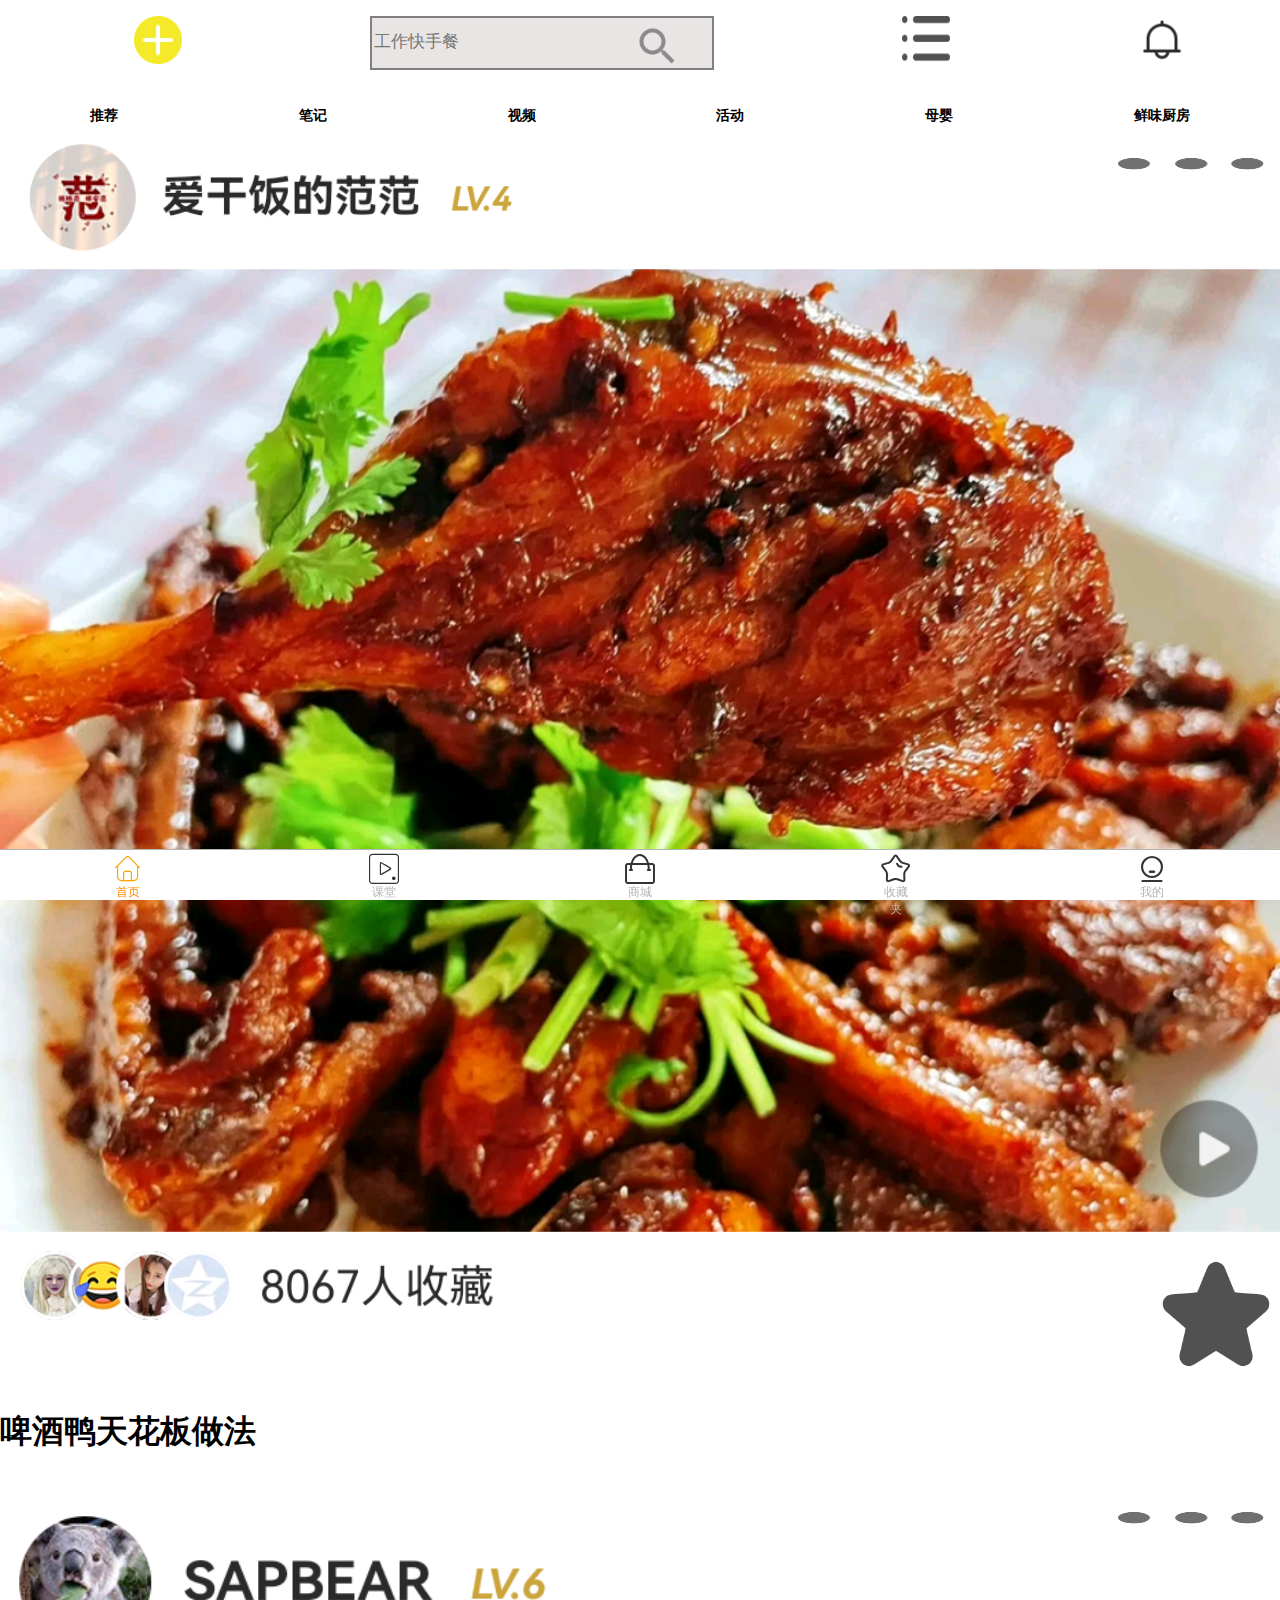
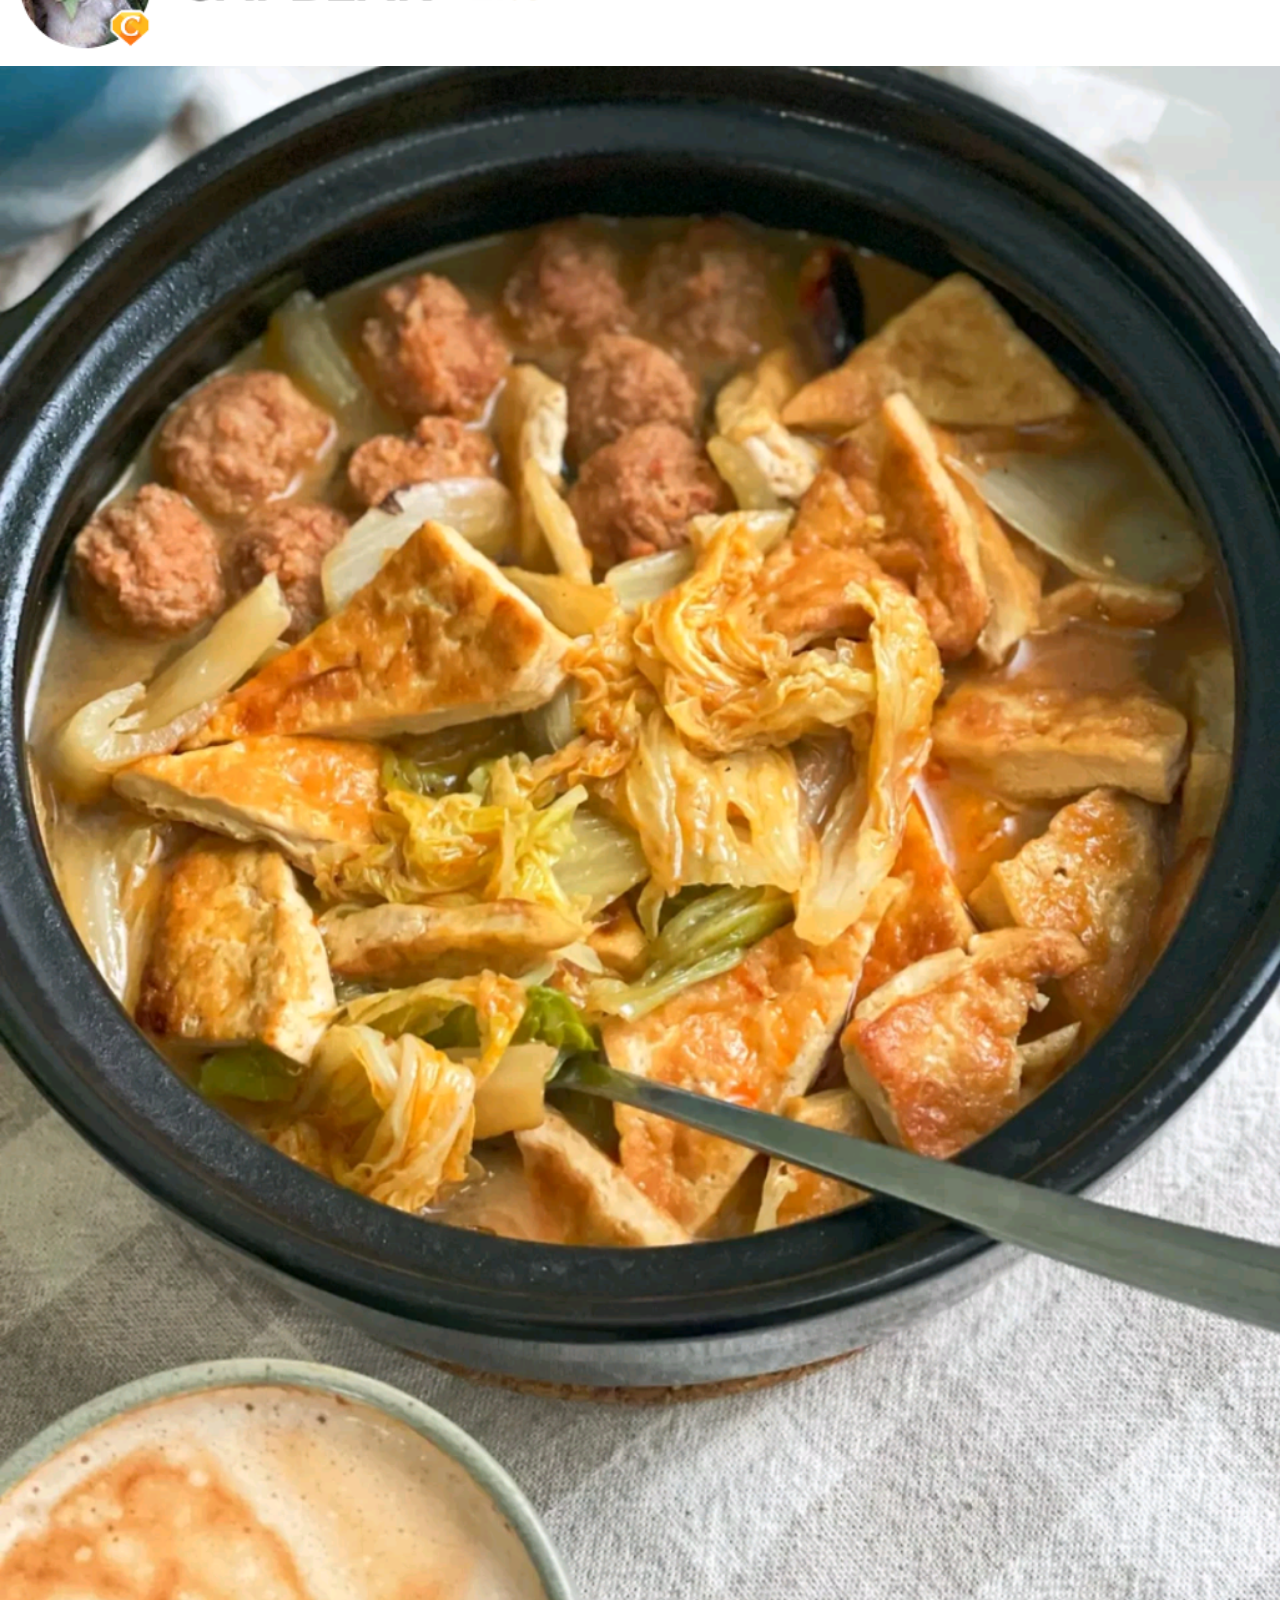
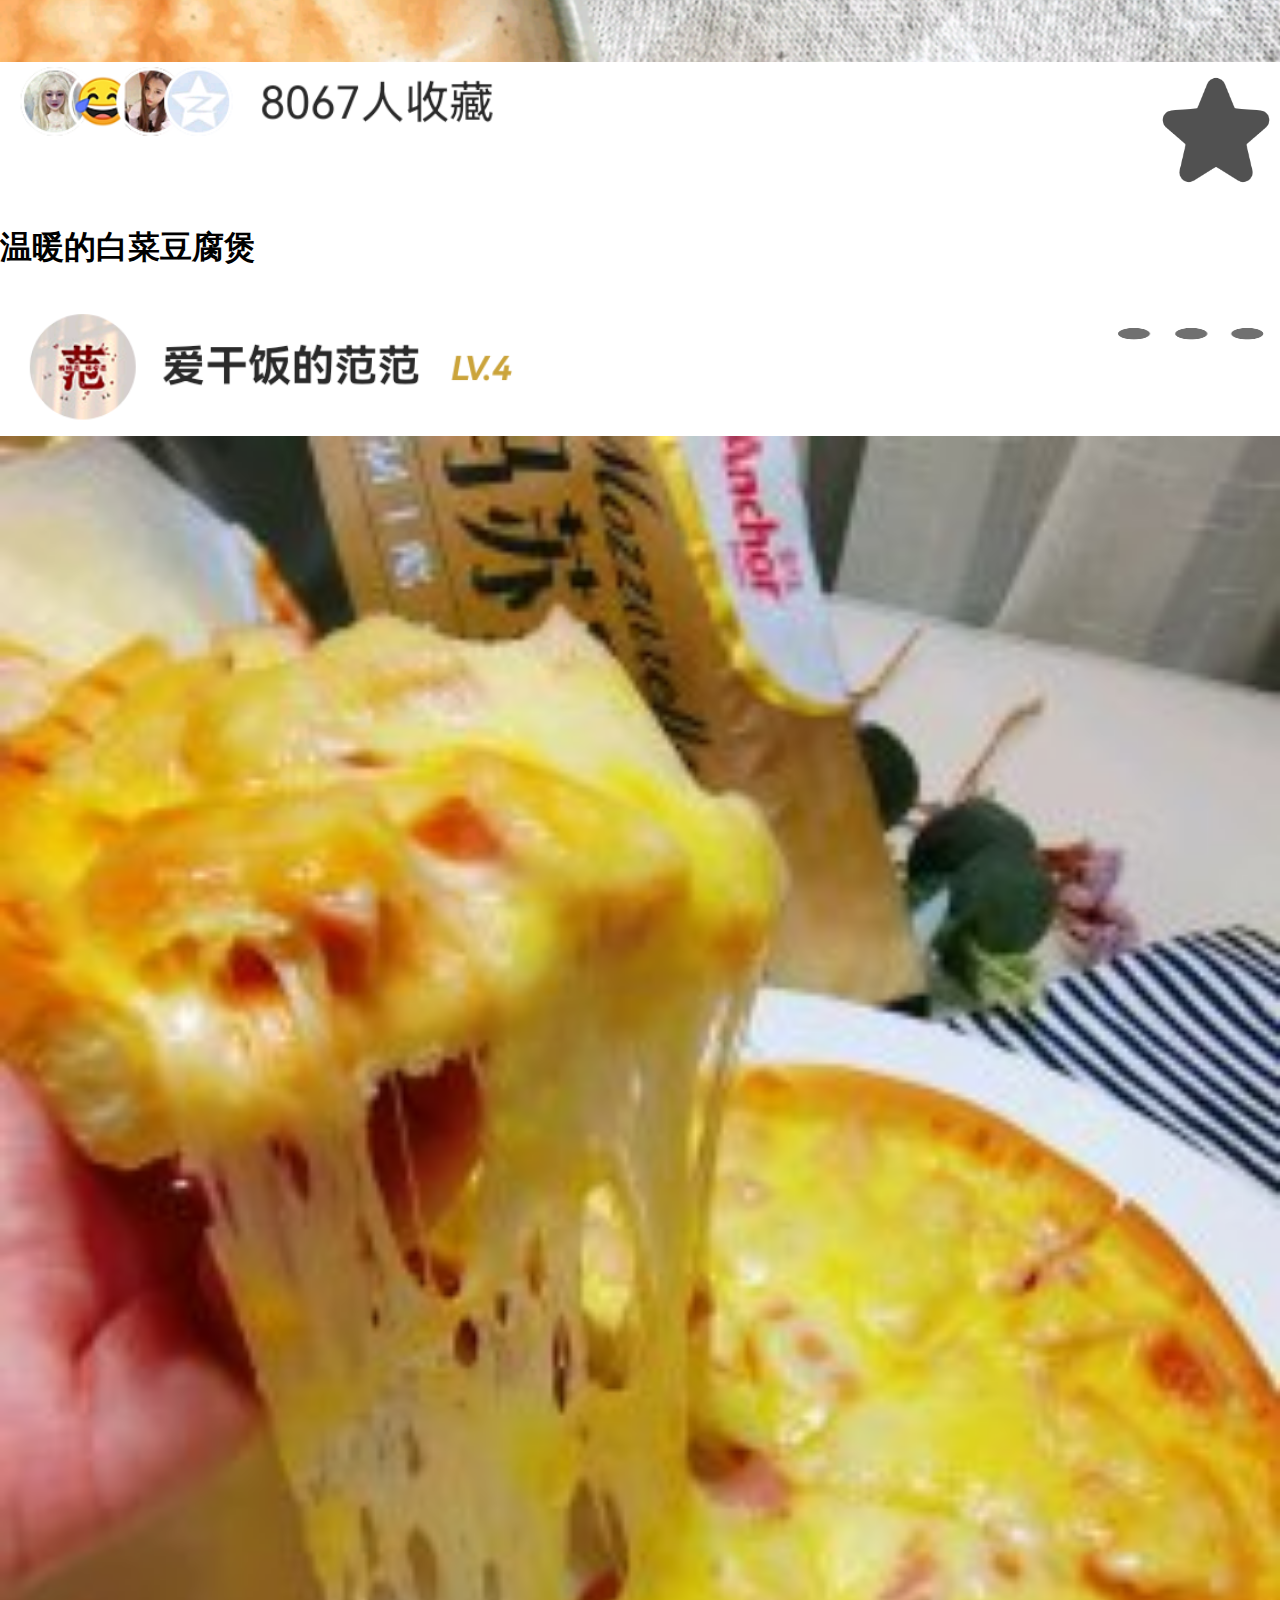
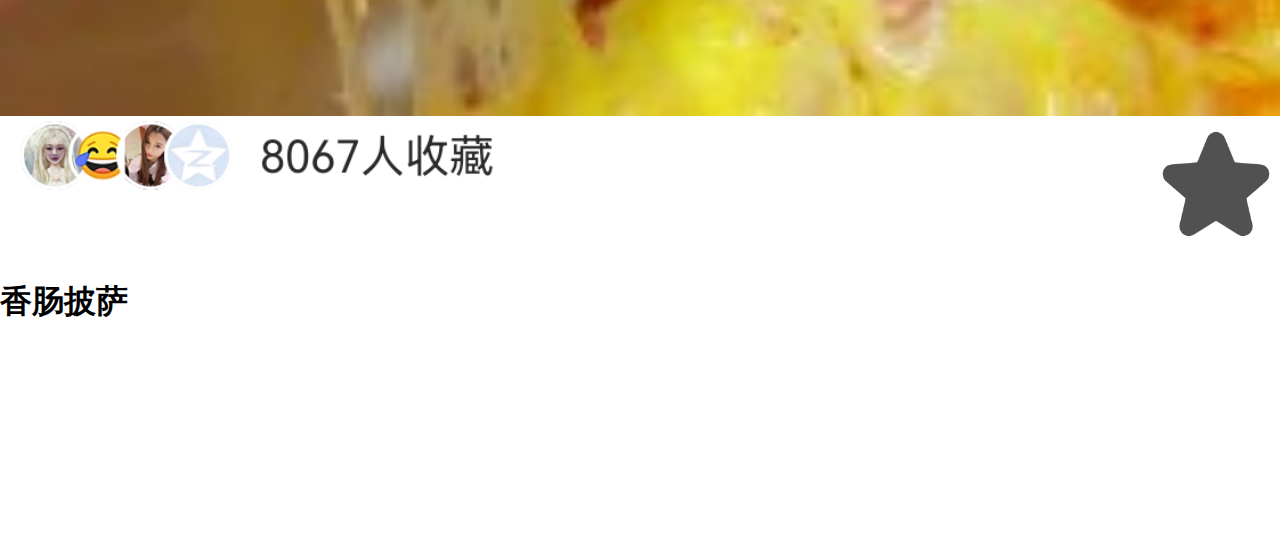
<file: index.html>
<!DOCTYPE html>
<html lang="en">
<head>
    <meta name="viewport" content="width=device-width, initial-scale=1.0, maximum-scale=1.0, user-scalable=0" />
    <meta name="format-detection" content="telephone=no" />
    <meta name="apple-mobile-web-app-capable" content="yes" />
    <meta name="apple-mobile-web-app-status-bar-style" content="black">
    <meta name="author" content="duanliang, duanliang920.com" />
    <meta charset="UTF-8">
    <title>豆果美食 20001030411 郭伟</title>
    <link href="css/down_index.css" rel="stylesheet" type="text/css">
    <link href="css/index.css" rel="stylesheet" type="text/css">

</head>
<body>
<div id="zhengti">
    <nav>
        <ul class="jiajia">
                <li><img src="image/image-index/圈-加.png"></li>
                <li><div class="search">
                    <form action="" class="parent">
                        <input type="text" class="search" placeholder="工作快手餐"> </input>
                        <!--行内块元素-->
                        <button><img src="./image/image-index/搜索.png"></button>
                    </form></div></li>
                <li><img src="image/image-index/菜单.png"> </li>
                <li><img src="image/image-index/消息.png"> </li>
            </ul>
    </nav>
    <div class="tab">
        <div class="tt">
            <span class="cur tabb">推荐</span>
            <span class="tabb">笔记</span>
            <span class="tabb">视频</span>
            <span class="tabb">活动</span>
            <span class="tabb">母婴</span>
            <span class="tabb">鲜味厨房</span>
        </div>
        <div class="tc show">
            <div class="meal">
            <div class="shouye_up">
                <img src="image/image-index/小范.png" class="xiaofan">
                <img src="image/image-index/菜单2.png" class="dian">
            </div>
            <div class="shouye_center">
                <a href="dish.html"><img src="image/image-index/啤酒鸭.png" class="food"></a>
            </div>
            <div class="shouye_down">
                <img src="image/image-index/8067.png" class="my8067">
                <img src="image/image-index/收藏.png" class="collect">
            </div>
            <p>啤酒鸭天花板做法</p>
            </div>
            <div class="meal">
            <div class="shouye_up">
                <img src="image/image-index/sapbear.png" class="xiaofan">
                <img src="image/image-index/菜单2.png" class="dian">
            </div>
            <div class="shouye_center">
                <img src="image/image-index/白菜豆腐.png" class="food">
            </div>
            <div class="shouye_down">
                <img src="image/image-index/8067.png" class="my8067">
                <img src="image/image-index/收藏.png" class="collect">
            </div>
            <p>温暖的白菜豆腐煲</p>
            </div>
            <div class="meal">
            <div class="shouye_up">
                <img src="image/image-index/小范.png" class="xiaofan">
                <img src="image/image-index/菜单2.png" class="dian">
            </div>
            <div class="shouye_center">
                <img src="image/image-index/香肠披萨.jpg" class="food">
            </div>
            <div class="shouye_down">
                <img src="image/image-index/8067.png" class="my8067">
                <img src="image/image-index/收藏.png" class="collect">
            </div>
            <p>香肠披萨</p>
            </div>
        </div>
        <div style="height: 200px;color: rgba(0,0,0,0)"></div>
        <div class="goBack">
            返回顶部
        </div>

        <!--        定时器-->
        <div class="navi_frame">
            <div class="navi shouye">
                <a href="#" >
                    <div class="iconfont icon icon-shouye"></div></a>
                <div>首页</div>
            </div>
            <div class="navi">
                <a href="class.html" ><div class="iconfont icon icon-shipin"></div></a>
                <div>课堂</div>
            </div>
            <div class="navi">
                <a href="shop.html">
                    <div class="iconfont icon icon-shangcheng"></div>
                </a>
                <div>商城</div>
            </div>
            <div class="navi">
                <a href="bookmark.html">
                    <div class="iconfont icon icon-shoucangjia"></div>
                </a>
                <div>收藏夹</div>
            </div>
            <div class="navi">
                <a href="mine.html">
                    <div class="iconfont icon icon-wode"></div>
                </a>
                <div>我的</div>
            </div>
        </div>
    </div>
</body>
<script src="./js/index.js" type="text/javascript"></script>
</html>
</file>
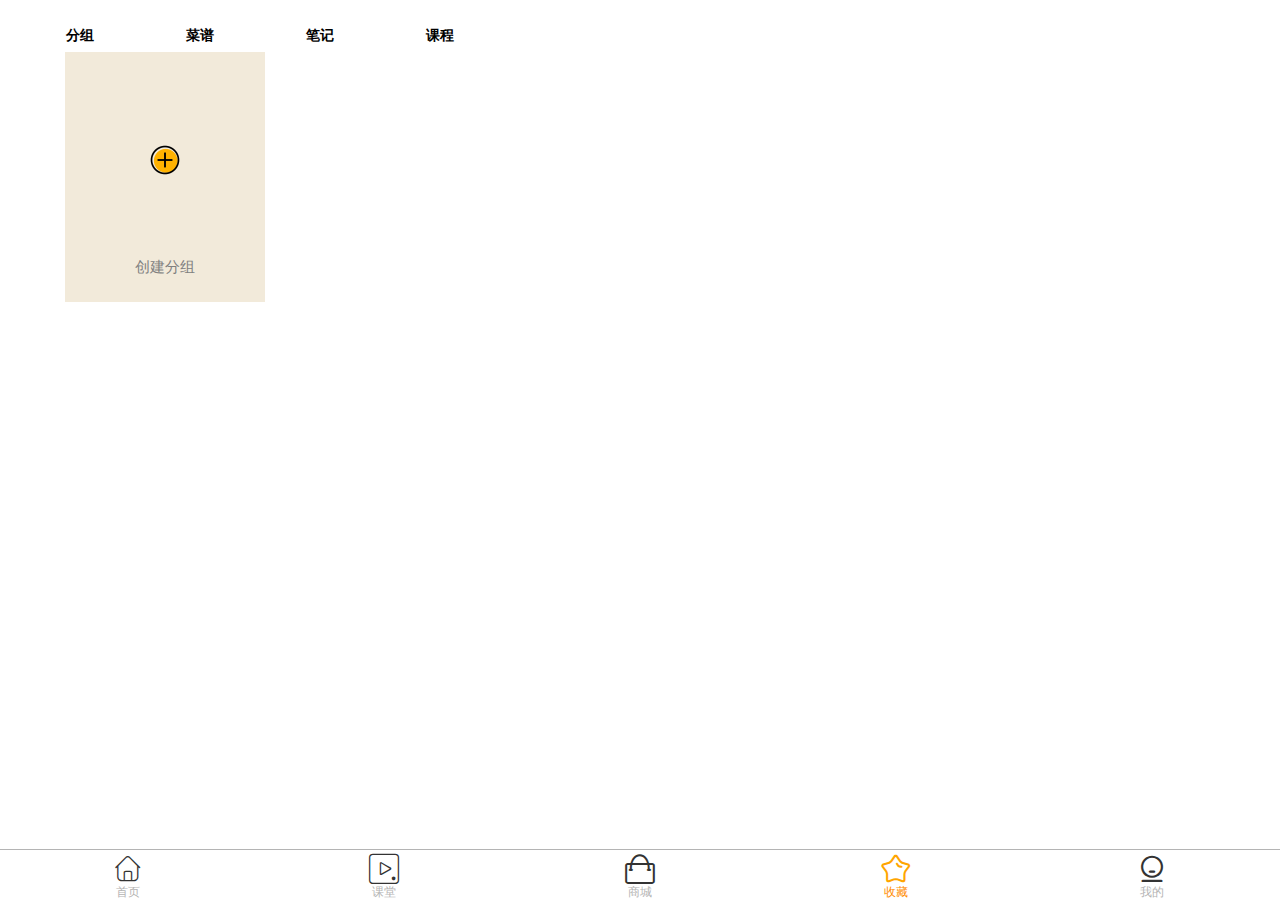
<file: bookmark.html>
<!DOCTYPE html>
<html lang="en">
<head>
  <meta name="viewport" content="width=device-width, initial-scale=1.0, maximum-scale=1.0, user-scalable=0" />
  <meta name="format-detection" content="telephone=no" />
  <meta name="apple-mobile-web-app-capable" content="yes" />
  <meta name="apple-mobile-web-app-status-bar-style" content="black">
  <meta name="author" content="duanliang, duanliang920.com" />
  <link href="css/down_index.css" rel="stylesheet" type="text/css">
  <link href="css/bookmark.css" rel="stylesheet" type="text/css">
    <meta charset="UTF-8">
    <title>收藏夹 20001030411 郭伟</title>
  <style>
    .navi_frame .bookmark {
      color: darkorange;
    }
  </style>
</head>
<body>
<div class="zhengti">
  <div class="tab">
    <div class="tt">
      <span class="cur xx">分组</span>
      <span class="xx">菜谱</span>
      <span class="xx">笔记</span>
      <span class="xx">课程</span>
    </div>
    <div class="tc show">
      <div class="empty">
        <img src="image/image-bookmark/添加.png">
        <p>创建分组</p>
      </div>
    </div>
    <div class="tc">
      <img src="image/image-bookmark/空图.png" height="300em" width="400em">
      <div class="caipu">
        <div class="dg-title">豆果推荐</div>
        <ul>
          <li class="dgtj">
            <div class="picture"><img src="image/image-bookmark/炒牛肉.png" class="pic"> </div>
            <div class="write">
              <div class="write1">藕炒牛肉</div>
              <div class="write2">10.4万人看过</div>
            </div>
          </li>
          <li class="dgtj">
            <div class="picture"><img src="image/image-bookmark/水蜜桃.png" class="pic"> </div>
            <div class="write">
              <div class="write1">爆浆水蜜桃</div>
              <div class="write2">10.4万人看过</div>
            </div>
          </li>

          <li class="dgtj">
            <div class="picture"><img src="image/image-bookmark/饼干.png" class="pic"> </div>
            <div class="write">
              <div class="write1">#10分钟学会#迷你曲奇</div>
              <div class="write2">10.4万人看过</div>
            </div>
          </li>
        </ul>
      </div>
    </div>
    <div class="tc">
      <img src="image/image-bookmark/空图.png" height="300px" width="400px">
      <div class="caipu">
        <div class="dg-title">豆果笔记</div>
        <ul>
          <li class="dgtj">
            <div class="picture"><img src="image/image-bookmark/水蜜桃.png" class="pic"> </div>
            <div class="write">
              <div class="write1">爆浆水蜜桃</div>
              <div class="write2">10.4万人看过</div>
            </div>
          </li>
          <li class="dgtj">
            <div class="picture"><img src="image/image-bookmark/炒牛肉.png" class="pic"> </div>
            <div class="write">
              <div class="write1">藕炒牛肉</div>
              <div class="write2">10.4万人看过</div>
            </div>
          </li>
          <li class="dgtj">
            <div class="picture"><img src="image/image-bookmark/饼干.png" class="pic"> </div>
            <div class="write">
              <div class="write1">#10分钟学会#迷你曲奇</div>
              <div class="write2">10.4万人看过</div>
            </div>
          </li>
        </ul>
      </div>
    </div>
    <div class="tc">
      <img src="image/image-bookmark/空图.png" height="300px" width="400px">
      <div class="caipu">
        <div class="dg-title">豆果课程</div>
        <ul>
          <li class="dgtj">
            <div class="picture"><img src="image/image-bookmark/饼干.png" class="pic"> </div>
            <div class="write">
              <div class="write1">#10分钟学会#迷你曲奇</div>
              <div class="write2">10.4万人看过</div>
            </div>
          </li>
          <li class="dgtj">
            <div class="picture"><img src="image/image-bookmark/炒牛肉.png" class="pic"> </div>
            <div class="write">
              <div class="write1">藕炒牛肉</div>
              <div class="write2">10.4万人看过</div>
            </div>
          </li>
          <li class="dgtj">
            <div class="picture"><img src="image/image-bookmark/水蜜桃.png" class="pic"> </div>
            <div class="write">
              <div class="write1">爆浆水蜜桃</div>
              <div class="write2">10.4万人看过</div>
            </div>
          </li>

        </ul>
      </div>
    </div>
  </div>

</div>
<div class="navi_frame">
  <div class="navi shouye">
    <a href="index.html">
      <div class="iconfont icon icon-shouye"></div></a>
    <div>首页</div>
  </div>
  <div class="navi class">
    <a href="class.html">
      <div class="iconfont icon icon-shipin"></div></a>
    <div>课堂</div>
  </div>
  <div class="navi">
    <a href="shop.html">
    <div class="iconfont icon icon-shangcheng"></div></a>
    <div>商城</div>
  </div>
  <div class="navi bookmark">
    <a href="#">
    <div class="iconfont icon icon-shoucangjia"></div></a>
    <div>收藏夹</div>
  </div>
  <div class="navi">
    <a href="mine.html">
    <div class="iconfont icon icon-wode"></div></a>
    <div>我的</div>
  </div>
</div>
</body>
<script src="./js/bookmark.js" type="text/javascript"></script>
</html>
</file>
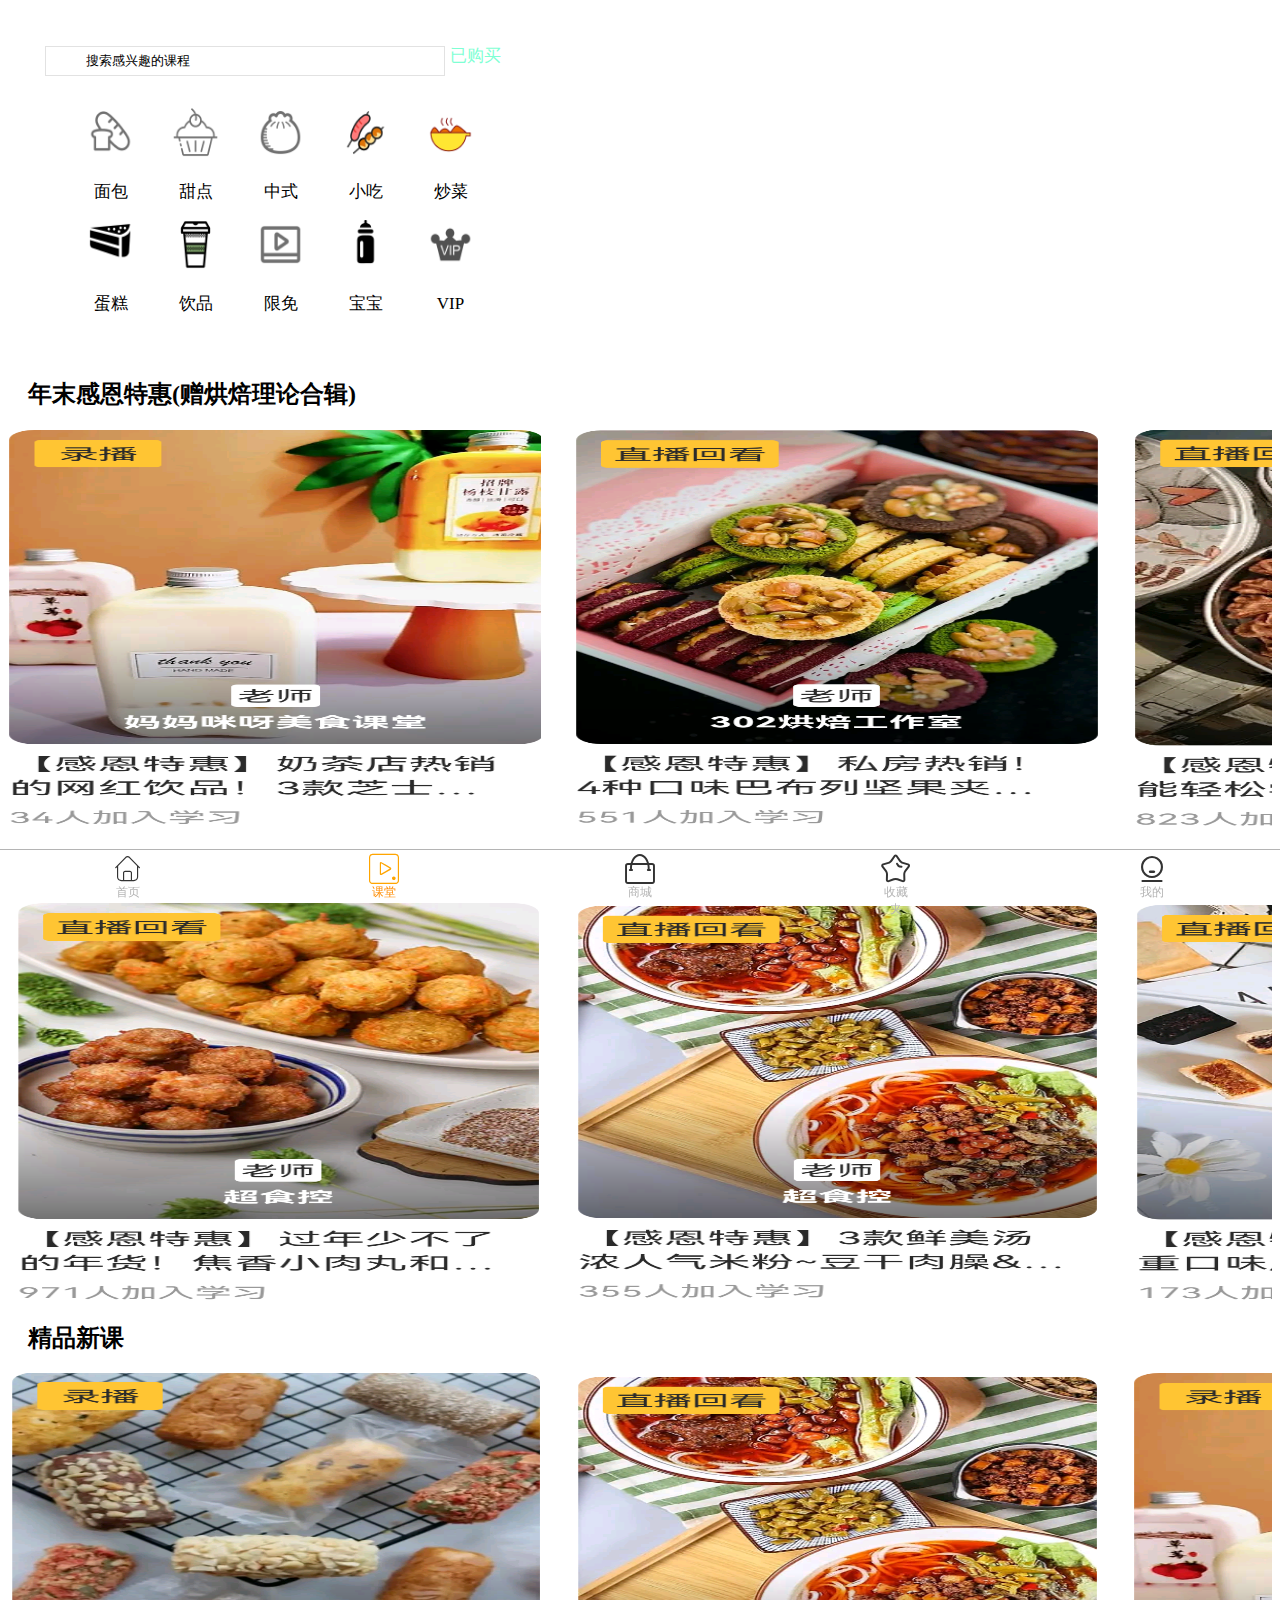
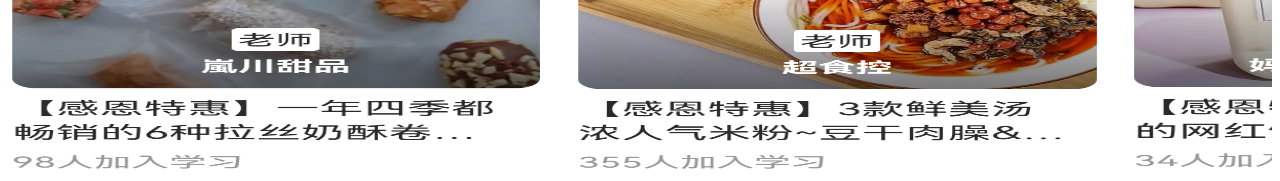
<file: class.html>
<!DOCTYPE html>
<html lang="en">
<head>
  <meta name="viewport" content="width=device-width, initial-scale=1.0, maximum-scale=1.0, user-scalable=0" />
  <meta name="format-detection" content="telephone=no" />
  <meta name="apple-mobile-web-app-capable" content="yes" />
  <meta name="apple-mobile-web-app-status-bar-style" content="black">
  <meta name="author" content="duanliang, duanliang920.com" />
  <link href="css/down_index.css" rel="stylesheet" type="text/css">
  <link href="css/class.css" rel="stylesheet" type="text/css">
  <link rel="stylesheet" href="css/swiper-bundle.min.css"/>
    <meta charset="UTF-8">
    <title>课堂 20001030411 郭伟</title>
  <style>
    .navi_frame .class {
      color: darkorange;
    }
  </style>
</head>
<body>
<script src="js/swiper-bundle.min.js" type="text/javascript"></script>
<div id="zhengti">
  <nav>
    <div id="header">
      <ul class="jiajia">
        <li><div class="search">
            <input type="search"  id="search" name="search" value="搜索感兴趣的课程"></input>
            <!--行内块元素-->
          </div></li>
        <li><span style="color: rgb(127,255,212)">已购买</span></li>
      </ul>
      </div>
  </nav>
  <div class="center">
    <div class="center-1">
    <ul class="up">
      <li class="up-1"><img class="caidan" src="image/image-class/面包.png">
      <span>面包</span></li>
      <li class="up-1"><img class="caidan" src="image/image-class/甜点.png">
        <span>甜点</span></li>
      <li class="up-1"><img class="caidan" src="image/image-class/包子.png">
        <span>中式</span></li>
      <li class="up-1"><img class="caidan" src="image/image-class/小吃.png">
        <span>小吃</span></li>
      <li class="up-1"><img class="caidan" src="image/image-class/炒菜.png">
        <span>炒菜</span></li>
    </ul>
    </div>
    <div class="center-2">
    <ul class="down">
      <li class="down-1"><img class="caidan" src="image/image-class/蛋糕.png">
        <span>蛋糕</span></li>
      <li class="down-1"><img class="caidan" src="image/image-class/Drink.png">
        <span>饮品</span></li>
      <li class="down-1"><img class="caidan" src="image/image-class/限时免费.png">
        <span>限免</span></li>
      <li class="down-1"><img class="caidan" src="image/image-class/奶瓶.png">
        <span>宝宝</span></li>
      <li class="down-1"><img class="caidan" src="image/image-class/VIP.png">
        <span>VIP</span></li>
    </ul></div>
  </div>

  <div class="main">
      <h2>年末感恩特惠(赠烘焙理论合辑)</h2>
    <div class="swiper mySwiper">
      <div class="swiper-wrapper">
        <div class="swiper-slide"><img src="image/image-class/class-1.png"></div>
        <div class="swiper-slide"><img src="image/image-class/class-2.png"></div>
        <div class="swiper-slide"><img src="image/image-class/class-3.png"></div>
        <div class="swiper-slide"><img src="image/image-class/class-4.png"></div>
        <div class="swiper-slide"><img src="image/image-class/class-5.png"></div>
        <div class="swiper-slide"><img src="image/image-class/class-6.png"></div>
        <div class="swiper-slide"><img src="image/image-class/class-7.png"></div>
        <div class="swiper-slide"><img src="image/image-class/class-8.png"></div>
      </div>
<!--      <div class="swiper-pagination"></div>-->
    </div>
  </div>
  <div class="main">
    <h2>热卖好课</h2>
    <div class="swiper mySwiper">
      <div class="swiper-wrapper">
        <div class="swiper-slide"><img src="image/image-class/class-8.png"></div>
        <div class="swiper-slide"><img src="image/image-class/class-7.png"></div>
        <div class="swiper-slide"><img src="image/image-class/class-6.png"></div>
        <div class="swiper-slide"><img src="image/image-class/class-5.png"></div>
        <div class="swiper-slide"><img src="image/image-class/class-4.png"></div>
        <div class="swiper-slide"><img src="image/image-class/class-3.png"></div>
        <div class="swiper-slide"><img src="image/image-class/class-2.png"></div>
        <div class="swiper-slide"><img src="image/image-class/class-1.png"></div>
      </div>
<!--      <div class="swiper-pagination"></div>-->
    </div>
  </div>
  <div class="main">
    <h2>精品新课</h2>
    <div class="swiper mySwiper">
      <div class="swiper-wrapper">
        <div class="swiper-slide"><img src="image/image-class/class-4.png"></div>
        <div class="swiper-slide"><img src="image/image-class/class-7.png"></div>
        <div class="swiper-slide"><img src="image/image-class/class-1.png"></div>
        <div class="swiper-slide"><img src="image/image-class/class-6.png"></div>
        <div class="swiper-slide"><img src="image/image-class/class-3.png"></div>
        <div class="swiper-slide"><img src="image/image-class/class-5.png"></div>
        <div class="swiper-slide"><img src="image/image-class/class-2.png"></div>
        <div class="swiper-slide"><img src="image/image-class/class-4.png"></div>
      </div>
<!--      <div class="swiper-pagination"></div>-->
    </div>
  </div>
  <script>
    var swiper = new Swiper(".mySwiper", {
      slidesPerView: 2.3,
      //容器显示数量
      spaceBetween: 30,
      //间隔

      // pagination: {
      //   el: ".swiper-pagination",
      //   clickable: true,
      // },
    //  分页器导航
    });
  </script>
</div>
<div class="navi_frame" style="z-index:999">
<!--  置于最高层-->
  <div class="navi ">
    <a href="index.html">
      <div class="iconfont icon icon-shouye"></div></a>
    <div>首页</div>
  </div>
  <div class="navi class">
    <a href="class.html"><div class="iconfont icon icon-shipin"></div></a>
    <div>课堂</div>
  </div>
  <div class="navi ">
    <a href="shop.html">
      <div class="iconfont icon icon-shangcheng"></div>
    </a>
    <div>商城</div>
  </div>
  <div class="navi">
    <a href="bookmark.html">
      <div class="iconfont icon icon-shoucangjia"></div>
    </a>
    <div>收藏夹</div>
  </div>
  <div class="navi">
    <a href="mine.html">
      <div class="iconfont icon icon-wode"></div>
    </a>
    <div>我的</div>
  </div>
</div>
</body>
<script src="./js/class.js" type="text/javascript"></script>
</html>
</file>
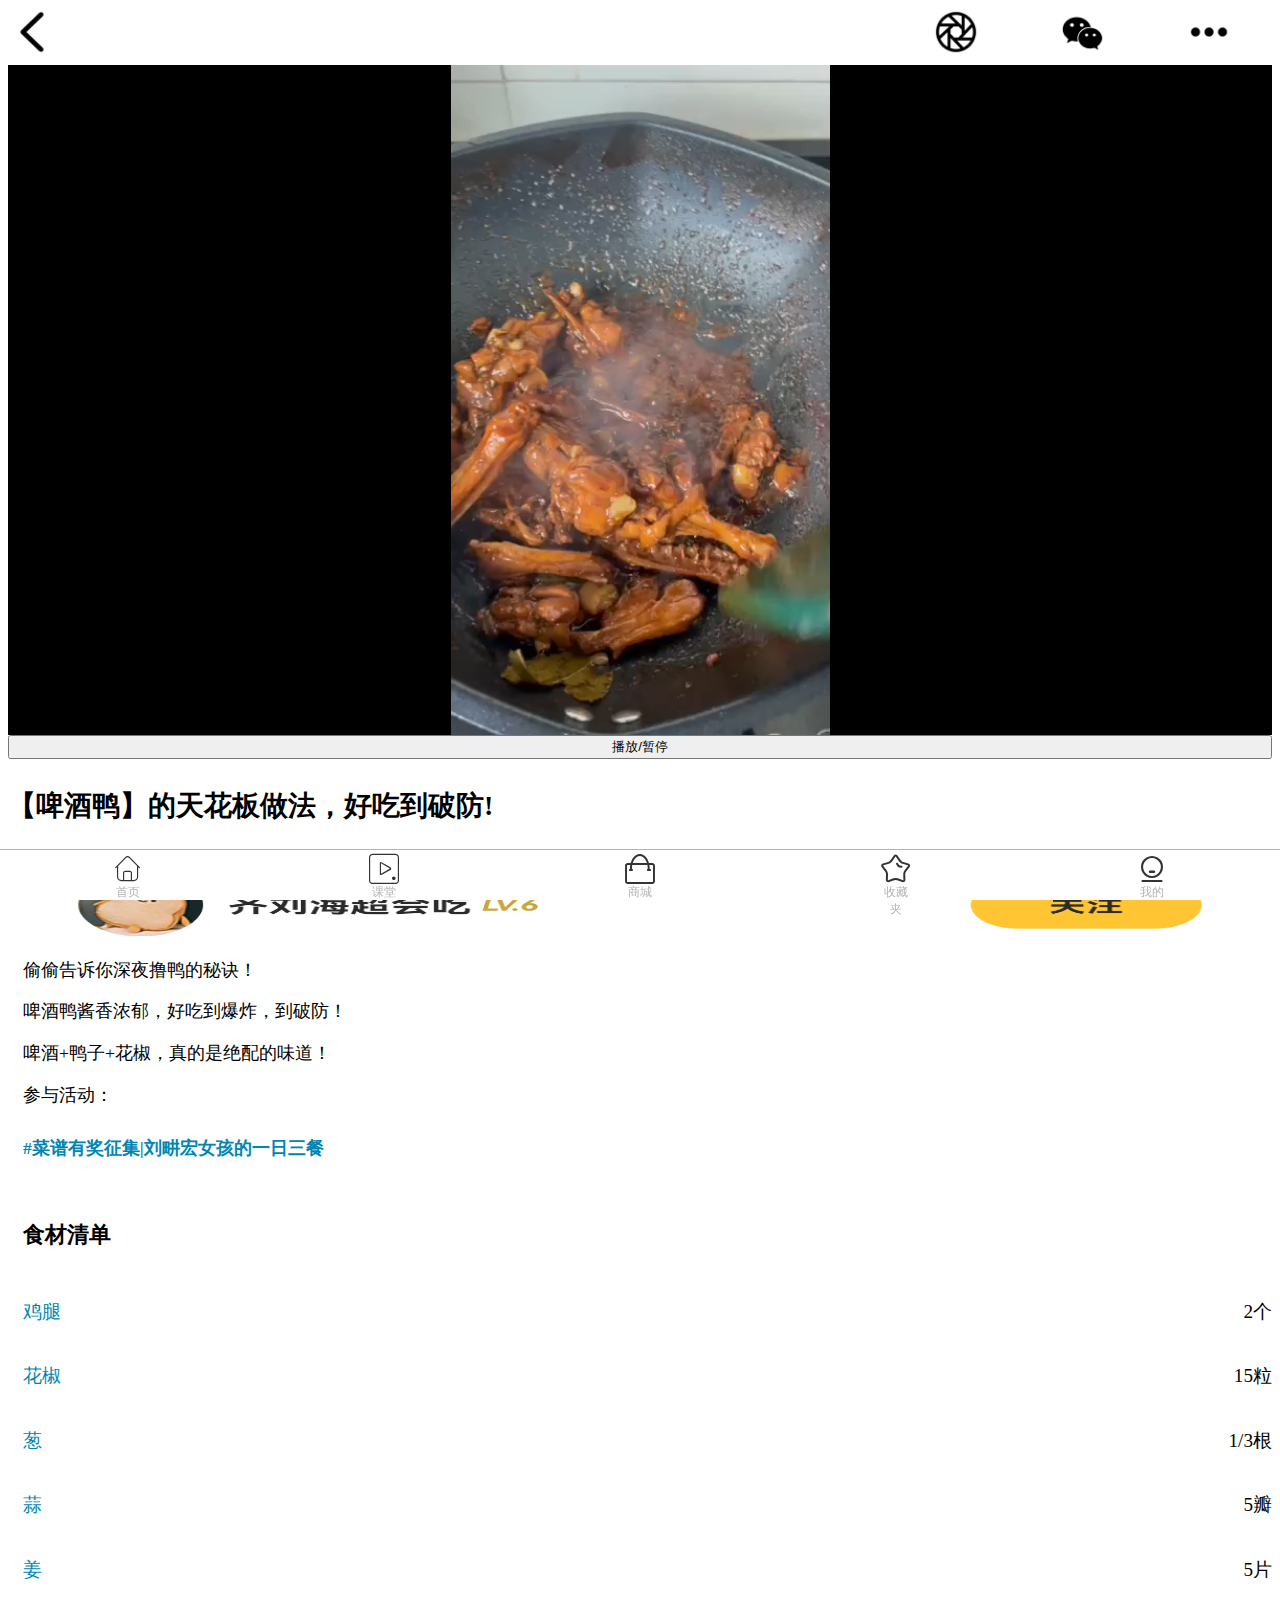
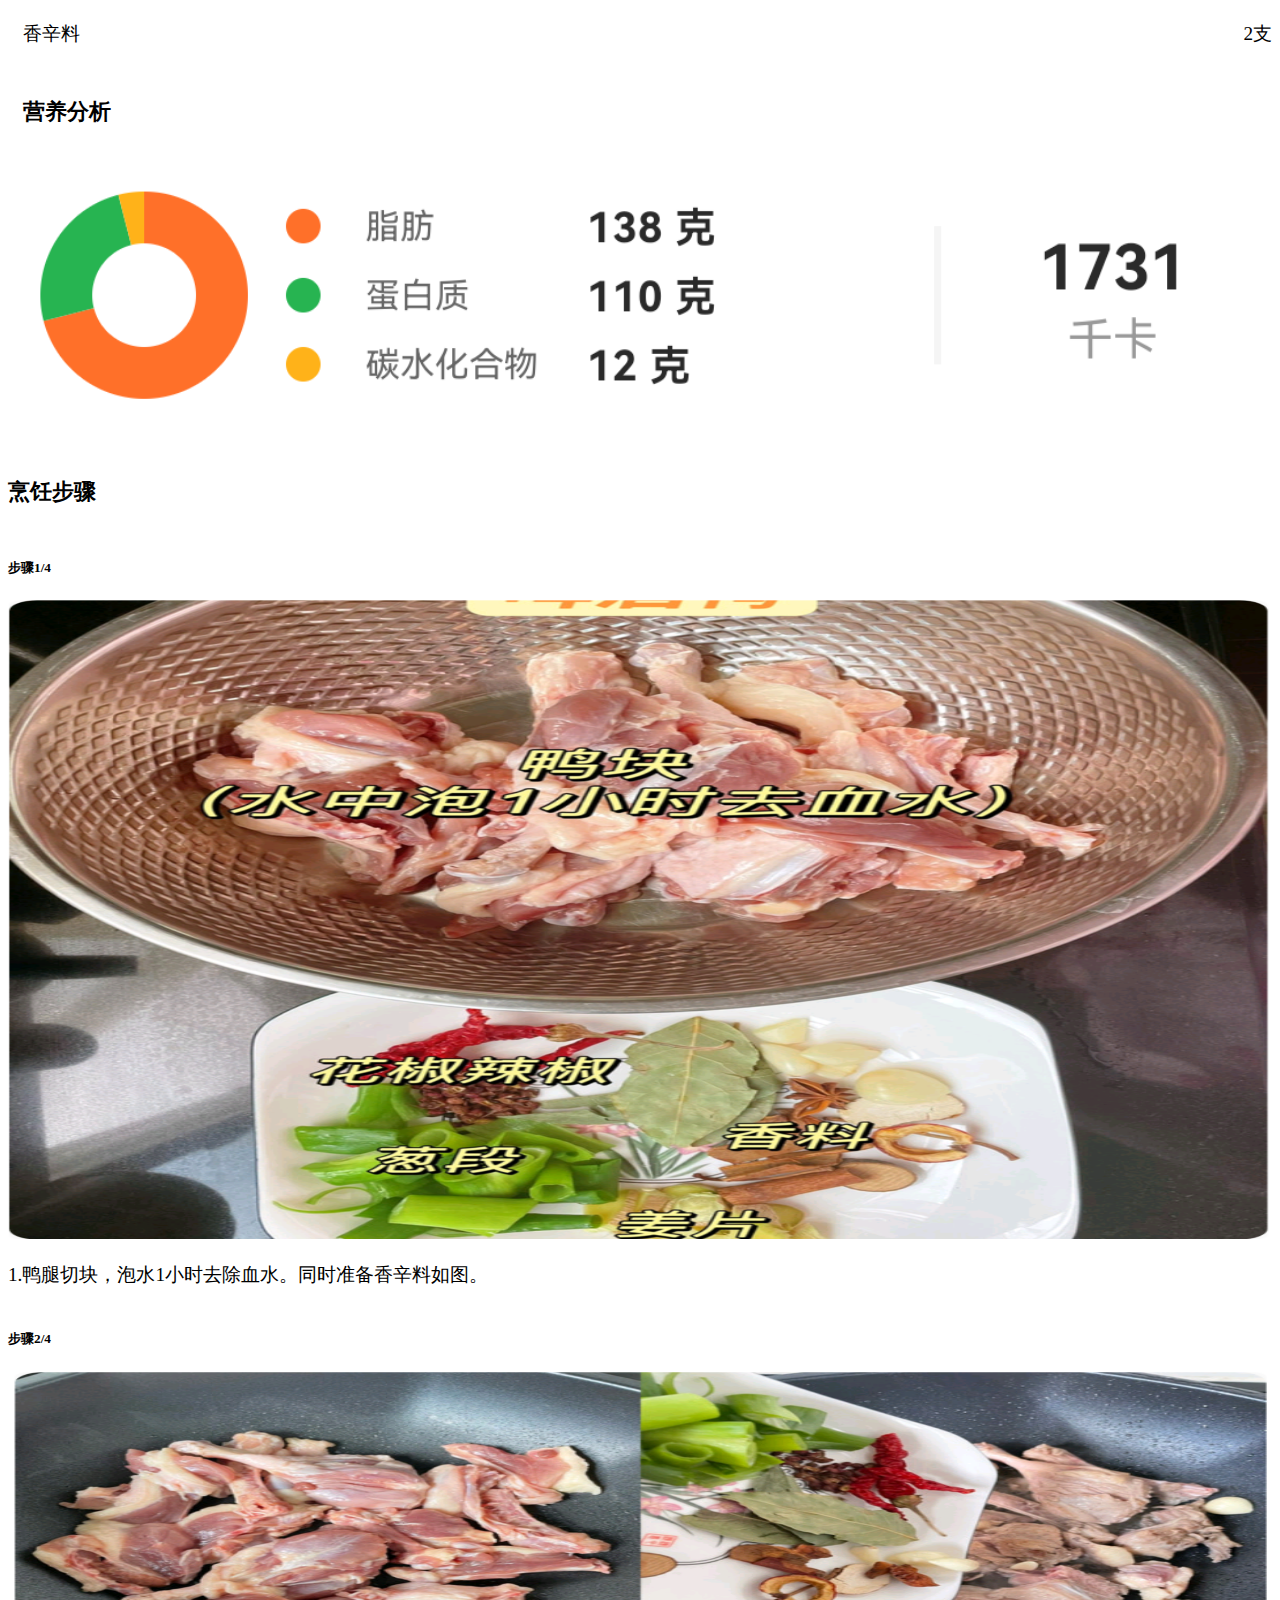
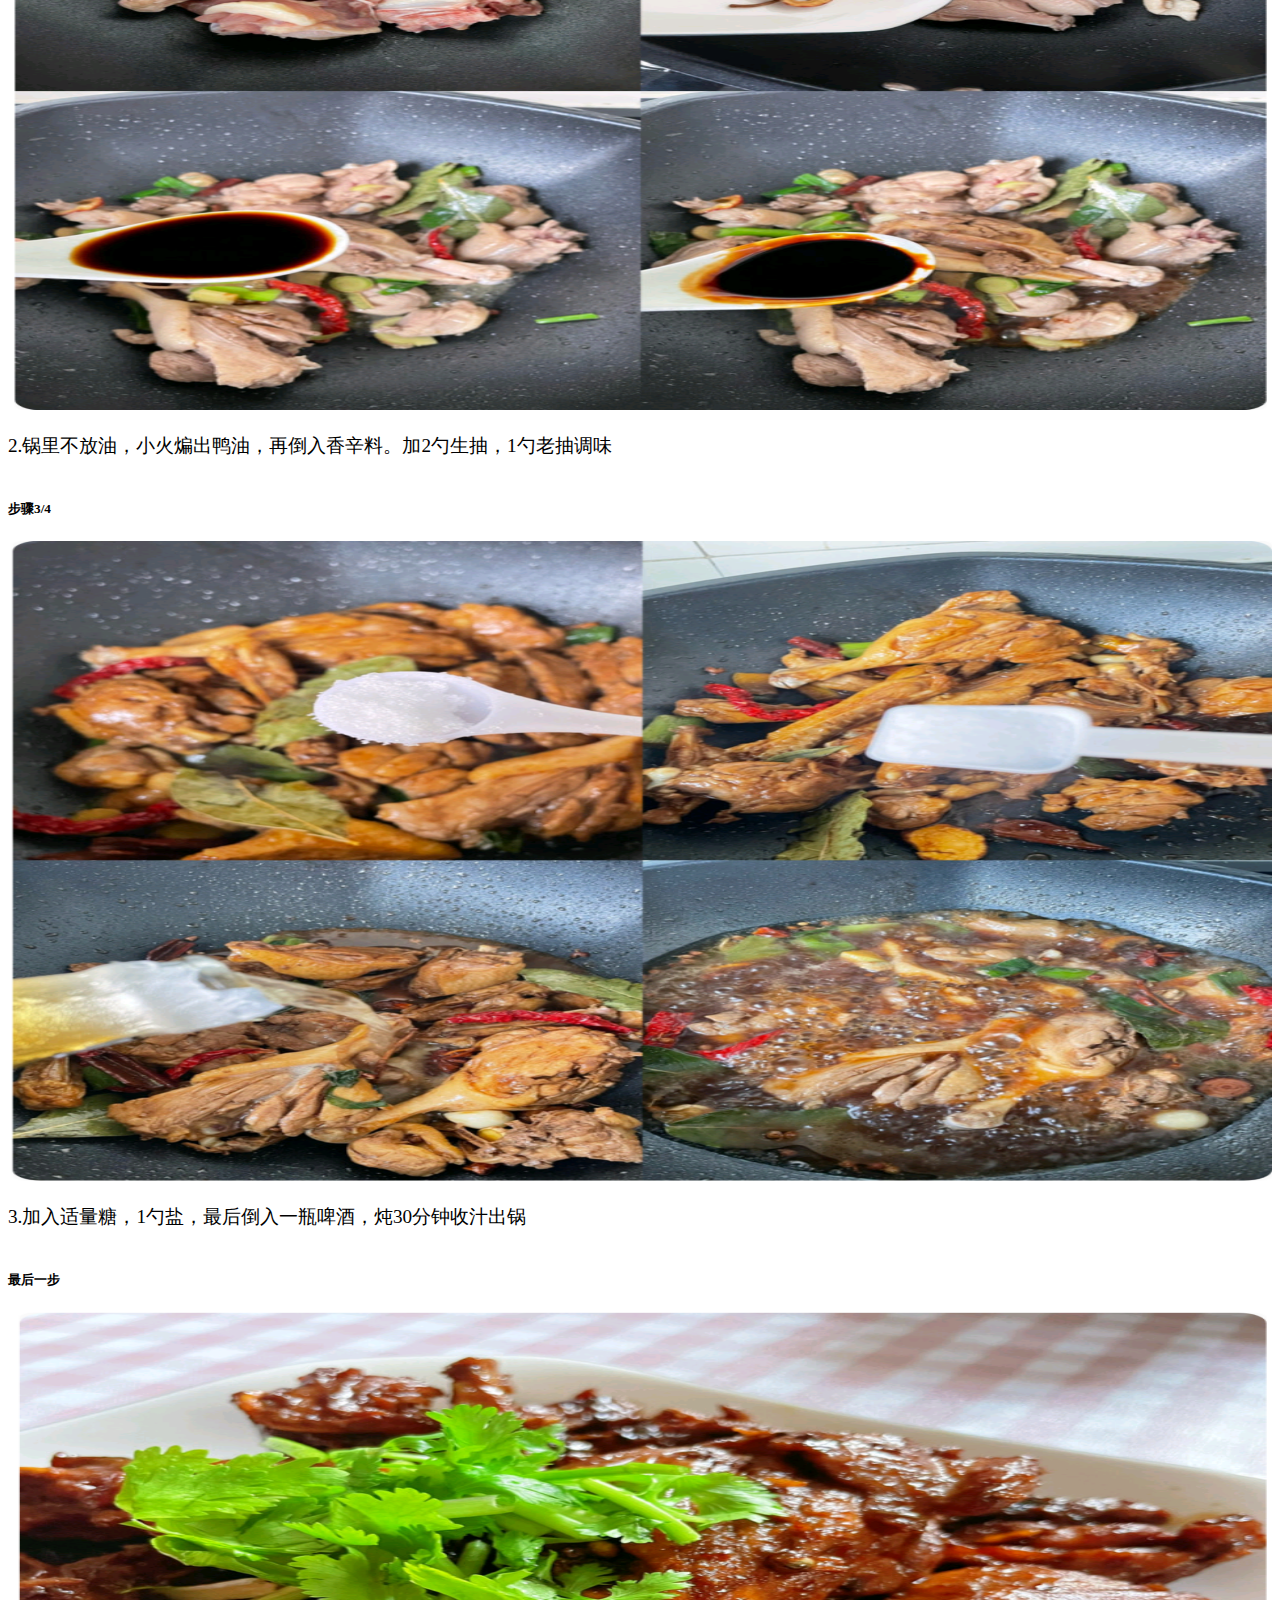
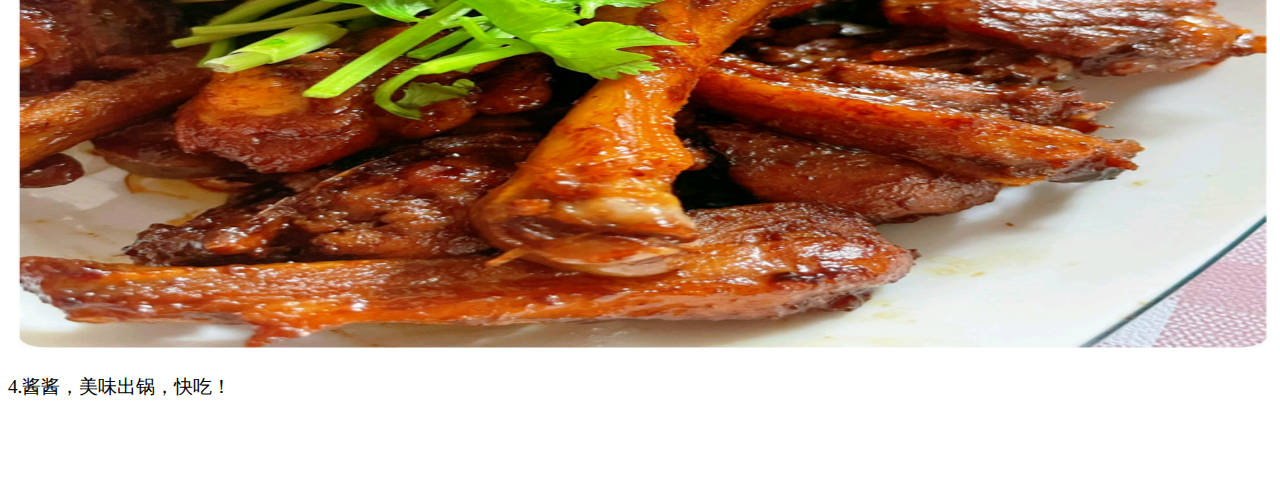
<file: dish.html>
<!DOCTYPE html>
<html lang="en">
<head>
    <meta name="viewport" content="width=device-width, initial-scale=1.0, maximum-scale=1.0, user-scalable=0" />
    <meta name="format-detection" content="telephone=no" />
    <meta name="apple-mobile-web-app-capable" content="yes" />
    <meta name="apple-mobile-web-app-status-bar-style" content="black">
    <meta name="author" content="duanliang, duanliang920.com" />
    <meta charset="UTF-8">
    <title>dish 20001030411 郭伟</title>
    <link href="css/down_index.css" rel="stylesheet" type="text/css">
    <link href="css/dish.css" rel="stylesheet" type="text/css">
</head>
<body>
<div id="all">
    <div class="video-up">
        <a href="index.html"><img src="image/image-dish/返回.png"></a>
        <div class="video-up-right">
            <img src="image/image-dish/朋友圈.png">
            <img src="image/image-dish/微信.png">
            <img src="image/image-dish/更多.png">
        </div>
    </div>
    <div class="video">
        <video id="Video" src="image/image-dish/啤酒鸭.mp4" ></video>
    </div>
    <button onclick="playpause()">播放/暂停</button>

    <div class="video-down">
        <h3>【啤酒鸭】的天花板做法，好吃到破防!</h3>
        <p>精品·独家·浏览21.4万·收藏4127</p>
    </div>
    <div class="zuozhe-img">
        <img src="image/image-dish/作者.png">
    </div>
    <div class="zuozhe-jj">
        <p>偷偷告诉你深夜撸鸭的秘诀！</p>
        <p>啤酒鸭酱香浓郁，好吃到爆炸，到破防！</p>
        <p>啤酒+鸭子+花椒，真的是绝配的味道！</p>
        <p>参与活动：<h5>#菜谱有奖征集|刘畊宏女孩的一日三餐</h5></p>
    </div>
    <div class="shicai">
        <h4>食材清单</h4>
        <div class="shicai-son">
            <p class="type">鸡腿</p>
            <p>2个</p>
        </div>
        <div class="shicai-son">
            <p class="type">花椒</p>
            <p>15粒</p>
        </div>
        <div class="shicai-son">
            <p class="type">葱</p>
            <p>1/3根</p>
        </div>
        <div class="shicai-son">
            <p class="type">蒜</p>
            <p>5瓣</p>
        </div>
        <div class="shicai-son">
            <p class="type">姜</p>
            <p>5片</p>
        </div>
        <div class="shicai-son">
            <p>香辛料</p>
            <p>2支</p>
        </div>
    </div>
    <div class="yyfx">
        <h4>营养分析</h4>
        <img src="image/image-dish/分布.png">
    </div>
    <div class="buzhou">
        <h4>烹饪步骤</h4>
        <h5>步骤1/4</h5>
        <div class="bz-son">
            <img src="image/image-dish/步骤1.png">
            <p>1.鸭腿切块，泡水1小时去除血水。同时准备香辛料如图。</p>
        </div>
        <h5>步骤2/4</h5>
        <div class="bz-son">
            <img src="image/image-dish/步骤2.png">
            <p>2.锅里不放油，小火煸出鸭油，再倒入香辛料。加2勺生抽，1勺老抽调味</p>
        </div>
        <h5>步骤3/4</h5>
        <div class="bz-son">
            <img src="image/image-dish/步骤3.png">
            <p>3.加入适量糖，1勺盐，最后倒入一瓶啤酒，炖30分钟收汁出锅</p>
        </div>
        <h5>最后一步</h5>
        <div class="bz-son">
            <img src="image/image-dish/步骤4.png">
            <p>4.酱酱，美味出锅，快吃！</p>
        </div>
    </div>
    <div style="color: white;height: 50px">

    </div>
<div class="navi_frame">
    <div class="navi shouye">
        <a href="index.html" >
            <div class="iconfont icon icon-shouye"></div></a>
        <div>首页</div>
    </div>
    <div class="navi">
        <a href="class.html" ><div class="iconfont icon icon-shipin"></div></a>
        <div>课堂</div>
    </div>
    <div class="navi">
        <a href="shop.html">
            <div class="iconfont icon icon-shangcheng"></div>
        </a>
        <div>商城</div>
    </div>
    <div class="navi">
        <a href="bookmark.html">
            <div class="iconfont icon icon-shoucangjia"></div>
        </a>
        <div>收藏夹</div>
    </div>
    <div class="navi">
        <a href="mine.html">
            <div class="iconfont icon icon-wode"></div>
        </a>
        <div>我的</div>
    </div>
</div>
</div>
</body>
<script src="./js/dish.js" type="text/javascript"></script>
</html>
</file>
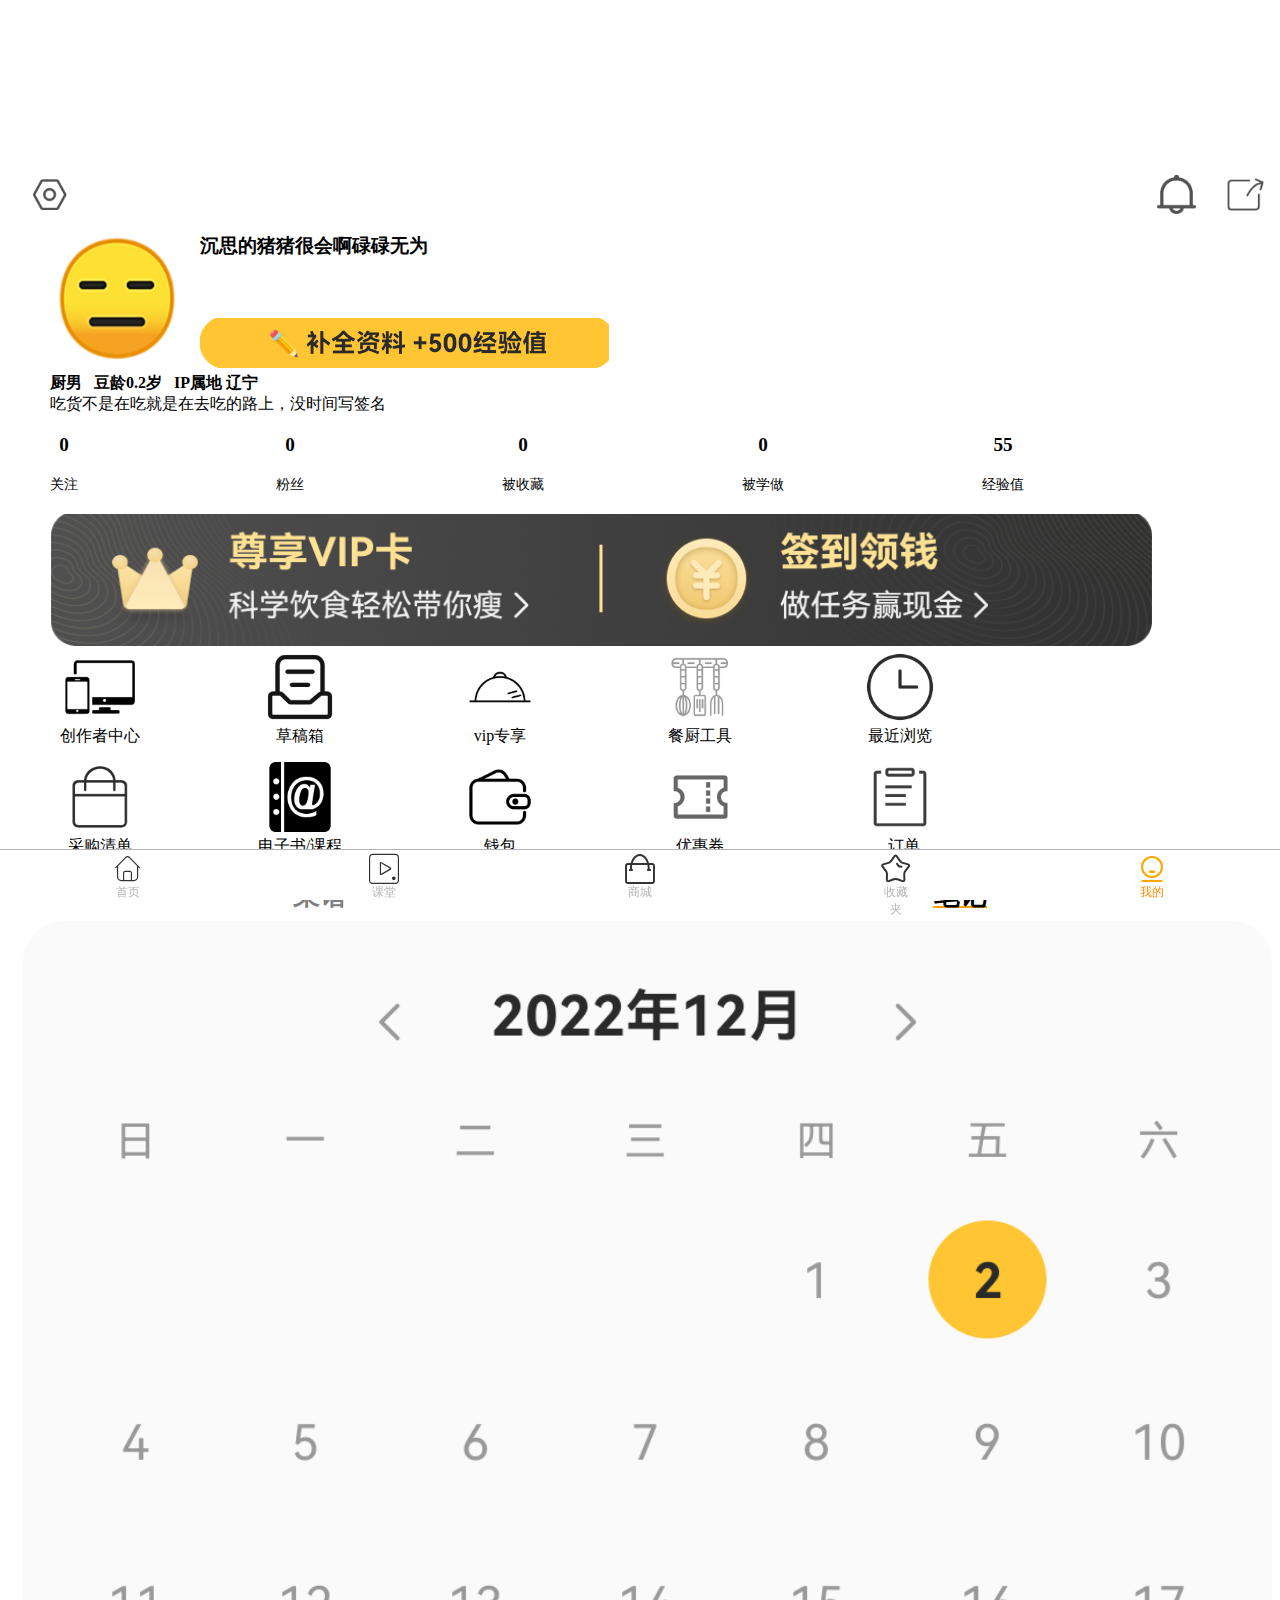
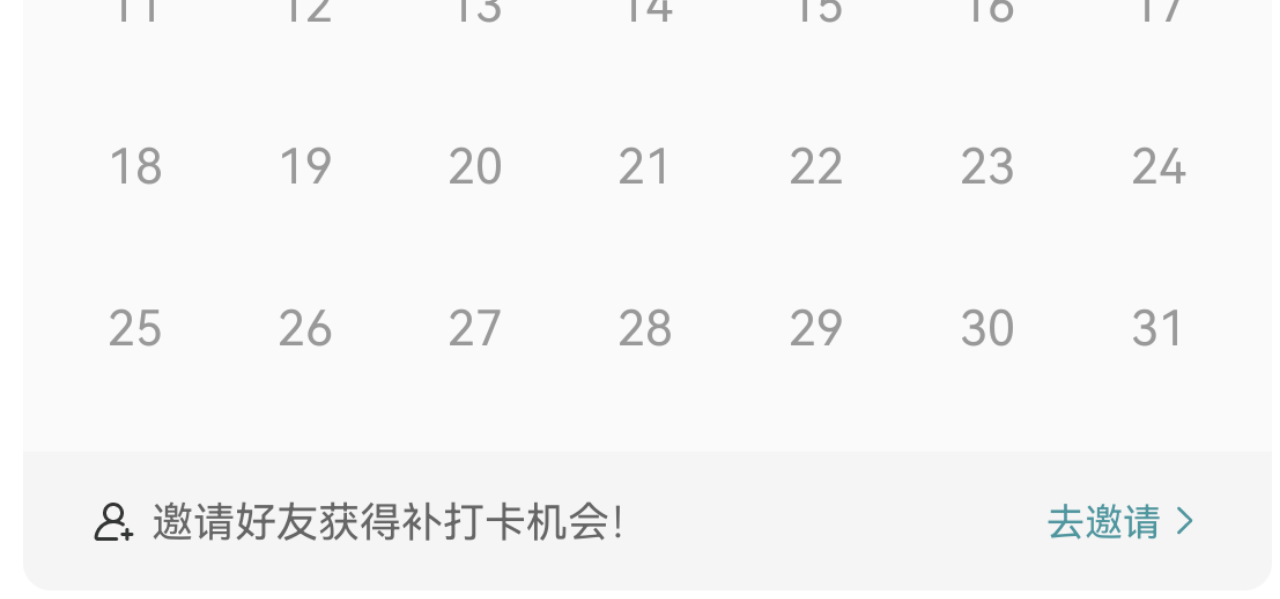
<file: mine.html>
<!DOCTYPE html>
<html lang="en">
<head>
  <meta name="viewport" content="width=device-width, initial-scale=1.0, maximum-scale=1.0, user-scalable=0" />
  <meta name="format-detection" content="telephone=no" />
  <meta name="apple-mobile-web-app-capable" content="yes" />
  <meta name="apple-mobile-web-app-status-bar-style" content="black">
  <meta name="author" content="duanliang, duanliang920.com" />
  <link href="css/down_index.css" rel="stylesheet" type="text/css">
  <link href="css/mine.css" rel="stylesheet" type="text/css">
    <meta charset="UTF-8">
    <title>我的 20001030411 郭伟</title>
  <style>
    .navi_frame .mine {
      color: darkorange;
    }
  </style>
</head>
<body>
<div id="ad">

</div>

<div id="all">
<div class="head">
<div class="head-1"><img src="image/image-mine/设置.png"></div>
  <div class="head-2"><img src="image/image-mine/消息.png"><img src="image/image-mine/分享.png"> </div>
</div>
  <div class="touxiang">
    <img src="image/image-mine/头像.png" width="150px" height="140px">
    <ul class="tx-main">
      <li class="tx">
        沉思的猪猪很会啊碌碌无为
      </li>
      <li class="tx">
        <img src="image/image-mine/500.png" height="50px" width="100%">
      </li>
    </ul>
  </div>
  <div class="jianjie">
    <p>厨男&nbsp&nbsp&nbsp豆龄0.2岁&nbsp&nbsp&nbspIP属地&nbsp辽宁</p>
    <p>吃货不是在吃就是在去吃的路上，没时间写签名</p>
  </div>
  <div class="gz">
    <ul class="gz-main">
      <li>
        <h3>0</h3>
        <p>关注</p>
      </li>
      <li>
        <h3>0</h3>
        <p>粉丝</p>
      </li>
      <li>
        <h3>0</h3>
        <p>被收藏</p>
      </li>
      <li>
        <h3>0</h3>
        <p>被学做</p>
      </li>
      <li>
        <h3>55</h3>
        <p>经验值</p>
      </li>
    </ul>
  </div>
  <div class="black">
    <img src="image/image-mine/黑.png">
  </div>
  <div class="czz">
    <ul class="czz-main-up">
      <li>
        <img src="image/image-mine/创作者中心.png">
        <p>创作者中心</p>
      </li>
      <li>
        <img src="image/image-mine/草稿箱.png">
        <p>草稿箱</p>
      </li>
      <li>
        <img src="image/image-mine/食物.png">
        <p>vip专享</p>
      </li>
      <li>
        <img src="image/image-mine/餐厨工具.png">
        <p>餐厨工具</p>
      </li>
      <li>
        <img src="image/image-mine/最近浏览.png">
        <p>最近浏览</p>
      </li>
    </ul>
      <ul class="czz-main-down">
      <li>
        <img src="image/image-mine/采购.png">
        <p>采购清单</p>
      </li>
      <li>
        <img src="image/image-mine/电子书.png">
        <p>电子书/课程</p>
      </li>
      <li>
        <img src="image/image-mine/钱包.png">
        <p>钱包</p>
      </li>
      <li>
        <img src="image/image-mine/优惠券.png">
        <p>优惠券</p>
      </li>
      <li>
        <img src="image/image-mine/_订单.png">
        <p>_订单</p>
      </li>
    </ul>
    <ul class="last">
      <li>
        <p style="font-size: 1.7rem;font-weight: bold;color: grey">菜谱</p>
      </li>
      <li>
        <p style="font-size: 1.7rem;font-weight: bold;text-decoration: underline orange;">笔记</p>
      </li>
    </ul>
    <div class="rili">
      <img src="image/image-mine/rili.png">
    </div>
  </div>
</div>
<div class="navi_frame">
  <div class="navi shouye">
    <a href="index.html">
      <div class="iconfont icon icon-shouye"></div></a>
    <div>首页</div>
  </div>
  <div class="navi">
    <a href="class.html"><div class="iconfont icon icon-shipin"></div></a>
    <div>课堂</div>
  </div>
  <div class="navi">
    <a href="shop.html">
      <div class="iconfont icon icon-shangcheng"></div>
    </a>
    <div>商城</div>
  </div>
  <div class="navi">
    <a href="bookmark.html">
      <div class="iconfont icon icon-shoucangjia"></div>
    </a>
    <div>收藏夹</div>
  </div>
  <div class="navi mine">
    <a href="mine.html">
      <div class="iconfont icon icon-wode"></div>
    </a>
    <div>我的</div>
  </div>
</div>
</body>
<script src="./js/mine.js" type="text/javascript"></script>
</html>
</file>
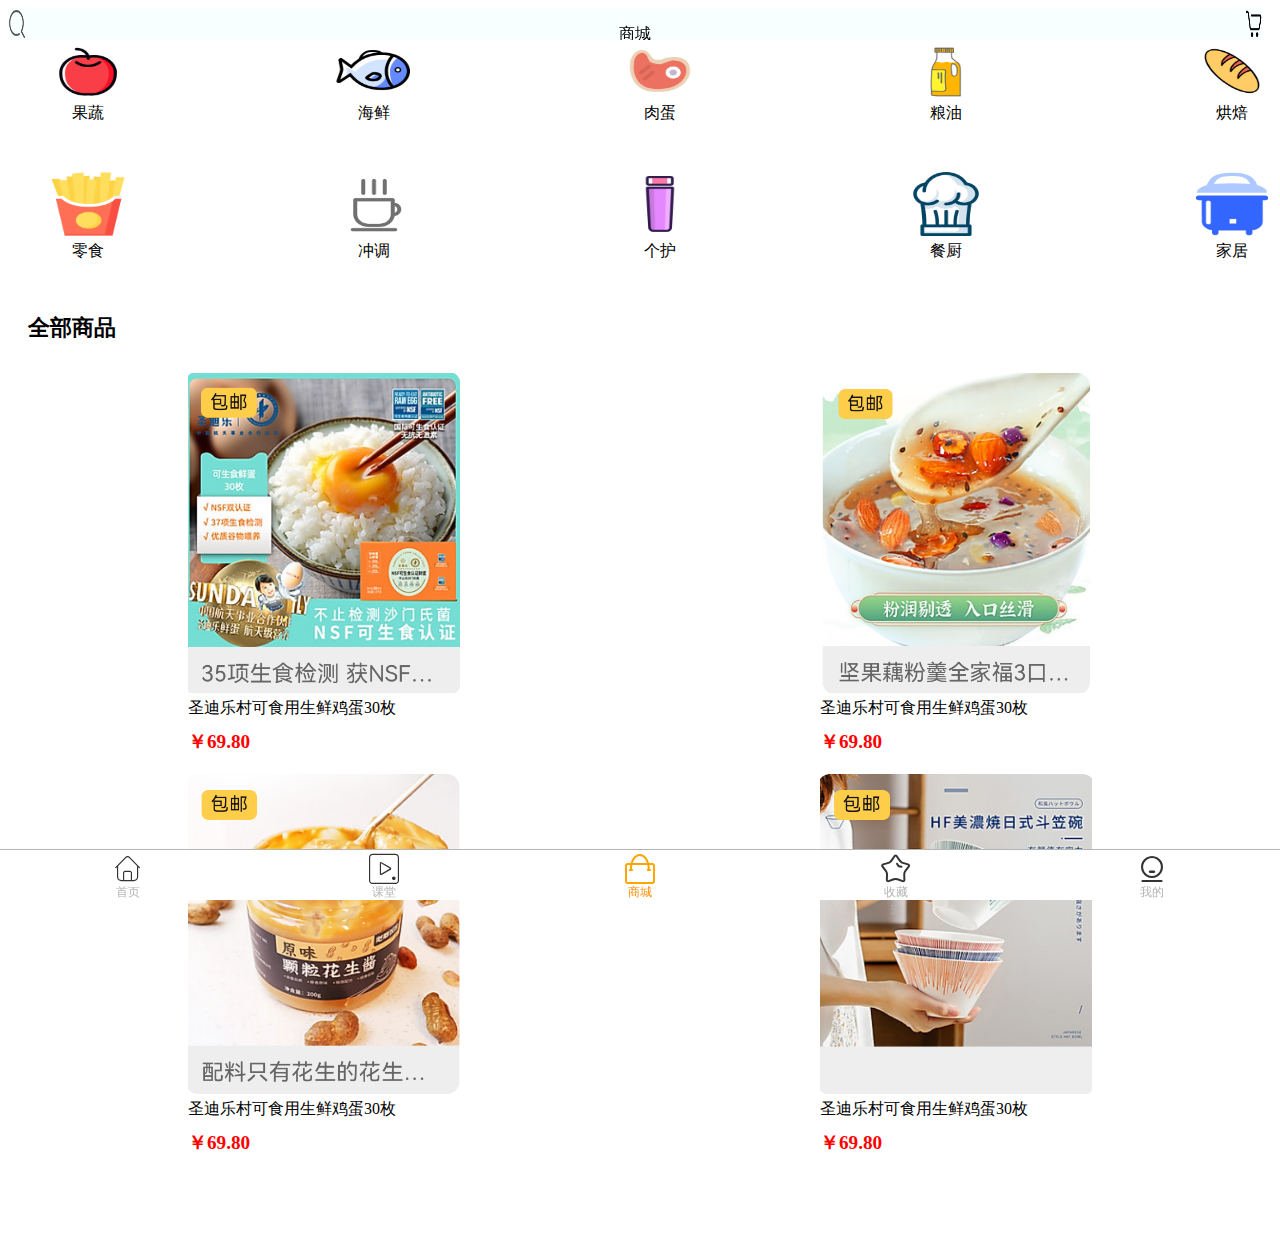
<file: shop.html>
<!DOCTYPE html>
<html lang="en">
<head>
  <meta name="viewport" content="width=device-width, initial-scale=1.0, maximum-scale=1.0, user-scalable=0" />
  <meta name="format-detection" content="telephone=no" />
  <meta name="apple-mobile-web-app-capable" content="yes" />
  <meta name="apple-mobile-web-app-status-bar-style" content="black">
  <meta name="author" content="duanliang, duanliang920.com" />
  <link href="css/down_index.css" rel="stylesheet" type="text/css">
  <link href="css/shop.css" rel="stylesheet" type="text/css">
  <meta charset="UTF-8">
  <title>商店 20001030411 郭伟</title>
  <style>
    .navi_frame .shop {
      color: darkorange;
    }
  </style>
</head>
<body>
<div id="zhengti">
<nav>
  <div id="header">
      <img src="image/image-shop/搜索.png" >
    <p>商城</p>
    <img src="image/image-shop/购买.png"  >
  </div>
  </nav>
  <div class="center">
      <ul class="up">
        <li class="up-1"><img class="caidan" src="image/image-shop/果蔬.png">
          <span>果蔬</span></li>
        <li class="up-1"><img class="caidan" src="image/image-shop/海鲜.png">
          <span>海鲜</span></li>
        <li class="up-1"><img class="caidan" src="image/image-shop/肉蛋.png">
          <span>肉蛋</span></li>
        <li class="up-1"><img class="caidan" src="image/image-shop/粮油.png">
          <span>粮油</span></li>
        <li class="up-1"><img class="caidan" src="image/image-shop/烘焙.png">
          <span>烘焙</span></li>
      </ul>

      <ul class="down">
        <li class="down-1"><img class="caidan" src="image/image-shop/零食.png">
          <span>零食</span></li>
        <li class="down-1"><img class="caidan" src="image/image-shop/冲调饮品.png">
          <span>冲调</span></li>
        <li class="down-1"><img class="caidan" src="image/image-shop/个护.png">
          <span>个护</span></li>
        <li class="down-1"><img class="caidan" src="image/image-shop/餐厨.png">
          <span>餐厨</span></li>
        <li class="down-1"><img class="caidan" src="image/image-shop/家居.png">
          <span>家居</span></li>
      </ul>
  </div>
  <div class="all">
    <h4>全部商品</h4>
    <div class="up-2">
    <div class="shopping">
      <img src="image/image-shop/鸡蛋.png">
      <span>圣迪乐村可食用生鲜鸡蛋30枚</span>
      <p class="price">￥69.80</p>
    </div>
    <div class="shopping">
      <img src="image/image-shop/藕粉.png">
      <span>圣迪乐村可食用生鲜鸡蛋30枚</span>
      <p class="price">￥69.80</p>
    </div></div>
    <div class="down-2">
    <div class="shopping">
      <img src="image/image-shop/花生酱.png">
      <span>圣迪乐村可食用生鲜鸡蛋30枚</span>
      <p class="price">￥69.80</p>
    </div>
    <div class="shopping">
      <img src="image/image-shop/碗.png">
      <span>圣迪乐村可食用生鲜鸡蛋30枚</span>
      <p class="price">￥69.80</p>
    </div></div>
  </div>
  <div style="background-color: rgba(0,0,0,0);height: 50px"></div>
</div>
<div class="navi_frame">
  <div class="navi shouye">
    <a href="index.html">
      <div class="iconfont icon icon-shouye"></div></a>
    <div>首页</div>
  </div>
  <div class="navi">
    <a href="class.html"><div class="iconfont icon icon-shipin"></div></a>
    <div>课堂</div>
  </div>
  <div class="navi shop">
    <a href="shop.html">
      <div class="iconfont icon icon-shangcheng"></div>
    </a>
    <div>商城</div>
  </div>
  <div class="navi">
    <a href="bookmark.html">
      <div class="iconfont icon icon-shoucangjia"></div>
    </a>
    <div>收藏夹</div>
  </div>
  <div class="navi">
    <a href="mine.html">
      <div class="iconfont icon icon-wode"></div>
    </a>
    <div>我的</div>
  </div>
</div>
</body>
<script src="./js/shop.js" type="text/javascript"></script>
</html>
</file>
<file: css/down_index.css>
@font-face {
    font-family: "iconfont"; /* Project id 3774896 */
    src: url('douguo_font/iconfont.woff2?t=1668590008229') format('woff2'),
    url('douguo_font/iconfont.woff?t=1668590008229') format('woff'),
    url('douguo_font/iconfont.ttf?t=1668590008229') format('truetype');
}

.iconfont {
    font-family: "iconfont" !important;
    font-size: 16px;
    font-style: normal;
    -webkit-font-smoothing: antialiased;
    -moz-osx-font-smoothing: grayscale;
}

.icon-shangcheng:before {
    content: "\e647";
}

.icon-shipin:before {
    content: "\e631";
}

.icon-shoucangjia:before {
    content: "\e67c";
}

.icon-wode:before {
    content: "\e638";
}

.icon-shouye:before {
    content: "\e62e";
}
.navi_frame {
    width: 100%;
    height: 50px;
    position: fixed;
    left: 0px;
    bottom: 0px;
    background-color: #ffffff;
    border-top: 1px solid rgb(180,180,180);
    display: flex;
    flex-flow: nowrap;
    justify-content: space-around;
}

.navi_frame .navi {
    width:50px;
    text-align: center;
    font-size: 12px;
    color: rgb(180, 180, 180);
}

.navi_frame .navi .iconfont {
    font-size: 30px;
}

.navi_frame .navi  {
    width: 30px;
    height: 30px;
    margin: 4px auto 4px auto;
}
a{
    text-decoration:none;
    color:#333;
}
 .iconfont:hover{
    height: 150%;
    width: 150%;
    transition-property: none;/*过渡效果*/
    transition-timing-function: linear;/*规定以相同速度开始至结束的过渡效果*/
    transition-duration: 1s;
}
</file>
<file: css/index.css>
.navi_frame .shouye {
    color: darkorange;
}
/*.search {*/
/*    float: left;*/
/*}*/
#zhengti{
    width: 100%;
    height: 2300px;
    display: flex;
    flex-direction: column;
    justify-content: space-between;
}
nav{
    position: fixed;
    height: 6rem;
    width: 100%;
    right: 0;
    top: 0;
    z-index: 999;//一直将导航栏置于最顶层
    display: flex;
    background-color: white;
}

.icon-shouye:before {
    content: "\e62e";
    color: orange;
}

body{
    width: 100%;
    position: relative;
    /*display: flex;*/
    justify-content: center;
    margin: 0;
}

/*#zhengti{*/
/*    width: 80%;*/
/*    height: 457px;*/
/*    margin:0;*/
/*}*/
ul li{
    list-style: none;

}
.jiajia{
    display: flex;
    text-align: center;
    justify-content: space-around;
}
li>img{
    width: 3em;
    height: 3em;
}
button>img{
    width: 3em;
    height: 3em;
}
.tabb:hover{
    font-size: 25px;
    font-family: "Arial Unicode MS";
    text-decoration: underline orange;

}
.search{
    width: 340px;/*宽度要大于两个子盒子的宽度和，因为，行内块元素自己中间就有边距*/
    height: 50px;
    float: left;
    border: 2px solid grey;
    background-color: #E9E5E5;

}
.search input{
    width: 255px;
    height: 30px;
    border: none;
    border-right: 0;
    margin-top: 8px;
    color: gray;
    font-size: 17px;
}
.search button {
    width: 40px;
    height: 38px;
    border: gray; /*按钮button自己就带有边框，需要手动清除*/
    margin-top: 7px;
    background: none;
    float: left;
}
/*----------------------------------tab选项卡-------------------------------------*/
.tab{
    width: 100%;
    margin-top: 100px;
}
.tt{
    display: flex;
    justify-content: space-around;
    width: 100%;
    /*border-bottom: 1px solid #c00;*/
}
.tt>span{
    height: 32px;
    line-height: 32px;
    text-align: center;
    font-size: 14px;
    font-weight: bold;
}
.tt>.cur{
    /*border-top: 1px solid #c00;*/
    /*border-left: 1px solid #c00;*/
    /*border-right: 1px solid #c00;*/
    background-color: #fff;
    margin-bottom: -1px;
    /*color: #c00;*/
}
div{
    margin: 0;
    padding: 0;
    border: 0;
    outline: 0
}
.tc{
    /*border: 1px solid #c00;*/
    border-top: none;
    display: flex;
    flex-direction: column;
}
.shouye_up{
    display: flex;
    justify-content: space-between;
    text-align: center;
}
.shouye_down{
    display: flex;
    justify-content: space-between;
}

/*---------------------------------------图片设置---------------------------------------*/
.xiaofan{
    width:50%;
    height: 10%;
}
.dian{
    width: 14%;
    height: 4rem;
}
.food{
width: 100%;
}
.my8067{
    width: 40%;
    height: 20%;
}
.collect{
    width: 10%;
    height: 5%;
}
/*-----------------------meal字体--------------------------*/

.meal>p{
    font-size: 2rem;
    font-weight: bolder;
}
/*------------------------------------------返回顶部-----------------------------*/
.goBack{
    display: none;
    position: fixed;
    bottom: 0;
    left: 0;
    width: 70px;
    height: 25px;
    margin-bottom: 600px;
    background-color: rgba(255,255,255,.5);
}
/*--------------------------------------------定时-----------------------------------*/
</file>
<file: css/bookmark.css>
.icon-shoucangjia:before {
    content: "\e67c";
    color: orange;
}
html, body, menu, ul,  li, p, div{
    padding: 0;
    margin: 0;
    border: 0;
}
#zhengti{
    width: 100%;
}
/*-----------------------------------tab--------------------------------*/
.tab{
    width: 500px;
    margin: 20px;
}
.tt{
    display: flex;
    /*border-bottom: 1px solid #c00;*/
}
.tt>span{
    width: 120px;
    height: 32px;
    line-height: 32px;
    text-align: center;
    font-size: 14px;
}
.tt>.cur{
    background-color: #fff;
    margin-bottom: -1px;
    /*color: #c00;*/
}
.tc{
    height: 250px;
    border-top: none;
    font-size: 100px;
    line-height: 200px;
    text-align: center;
    display: none;
}
.show{
    display: block;
/*    据鼠标显示*/
}
.xx{
    font-weight: bolder;
}
.xx:hover{
    font-size: 20px;
    text-decoration: underline orange;
}
/*------------------------------分组---------------------------*/
.empty{
    height: 250px;
    width: 200px;
    margin-left: 45px;
    background-color: #f2eada;
}
.empty>img{
    height: 50px;
    width: 50px;
}
.empty>p{
    font-size: 15px;
    width: 100px;
    height: 15px;
    line-height: 10px;
    text-align: center;
    margin-left: 50px;
    margin-top: 10px;
    color: grey;
}
/*-------------------------------------caipu--------------------------*/
.caipu{
    /*display: flex;*/
}
.dg-title{
    font-size: 20px;
    line-height: 23px;
    color: #333;
    font-weight: bold;
    display: flex;

}
ul li{
    list-style: none;
    display: block;
    border-bottom: 1px solid #f3f3f3;
    overflow: hidden;
    font-size: 20px;
}
li{
    padding-top: 20px;
    padding-bottom: 20px;
}
.picture{
    float: left;
    position: relative;
    width: 140px;
    height: 100px;
    overflow: hidden;
}
.write{
    width: 220px;
    float: left;
    margin-left: 10px;
}
.write1{
    margin-bottom: 10px;
    height: 15px;
    line-height: 15px;
    margin-top: 20px;
    text-align: left;
}
.write2{
    font-size: 13px;
    height: 15px;
    line-height: 15px;
    text-align: left;
}
.pic{
    width: 140px;
    display: block;
    border-radius: 10px;
    box-shadow:   rgba(243, 20, 20, 0.2) 0 2px 5px 0px;
}
</file>
<file: css/class.css>
.icon-shipin:before {
    content: "\e631";
    color: orange;
}
#header{
    max-width: 600px;
    /*height: 2000px;*/
}
ul li{
    margin-left: 5px;
    height: 50px;
    list-style: none;
    line-height:80px;
    font-size: 17px;
    float: left;
}
nav{
    position: absolute;
    height: 6rem;
    width: 100%;
    right: 0;
    top: 0;
    z-index: 999;//一直将导航栏置于最顶层
}
/*#head{*/
/*    display: none;*/

#header{
    background-color: white;
    display: flex;
}
.search{
    width: 400px;
    margin: 30px auto;
    font-family: 'Microsoft YaHei';
    font-size: 14px;
}
input{
    width: 400px;
    border: 1px solid #e2e2e2;
    height: 30px;
    float: left;
    background-size: 40px;
    background-position:5px center;
    padding:0 0 0 40px;

}
/*----------------------------------center-------------------------------------------------------*/
.caidan{
    height: 49px;
    width: 45px;
}
.center{
    width: 600px;
    height: 350px;
}
.up-1{
    margin-left: 40px;
    width: 45px;
    height: 80px;
    line-height: 40px;
    text-align: center;
}
.down-1{
    margin-left: 40px;
    width: 45px;
    height: 80px;
    line-height: 40px;
    text-align: center;
}
.up{
    float: left;
    margin-top: 100px;
}
.down{
    float: left;
}
.down-1{
    margin-left: 40px;
}
.mianbao{
    /*float: left;*/
}
/*------------------------------------------main(swiper)------------------------------------------*/
.main{
    display: flex;
    width: 100%;
    flex-wrap: wrap;
    margin-top: 0;
    z-index:10;
}
.main h2{
    margin-left: 20px;
}
.swiper-slide {
    text-align: center;
    font-size: 18px;
    background: #fff;
}
.swiper-slide img{
    width: 100%;
    height: 100%;
}
.swiper {
    width: 100%;
    height: 25em;
}
</file>
<file: css/dish.css>
#all{
    width: 100%;
    display: flex;
    flex-direction: column;
}
/*----------------------------------video-up--------------------------------------------*/
.video-up{
    display: flex;
    justify-content: space-between;
    background-color: #ffffff;
}
.video-up img {
    width: 3em;
    height: 3em;
}
.video-up-right{
    width: 30%;
    display: flex;
    justify-content: space-around;
}
/*--------------------------------------video----------------------------------------*/
.video{
    margin-top: 5px;
    text-align: center;
    background-color: black;
    height: 670px;
}
.video video{
    border-radius: 10px;
    width: 60%;
    height: 100%;
}
.video button{
}
/*-----------------------------------video-down-------------------------------------------*/
.video-down{
    font-size: 1.5rem;
}
.video-down p{
    font-size: .5rem;
    padding-left: 17px;
}
/*------------------------------------zuozhe-img------------------------------------------*/
.zuozhe-img{
    text-align: center;
}
.zuozhe-img img{
    height:4em;
    width:90%;
}
/*-------------------------------------zuozhe-jj-----------------------------------------*/
.zuozhe-jj{
    padding-left: 15px;
}
.zuozhe-jj p{
    font-size: 1.1rem;
}
.zuozhe-jj h5{
    color: #0086b3;
    font-size: 1.1rem;
}
/*-------------------------------------shicai-----------------------------------------*/
.shicai{
    padding-left: 15px;
    display: flex;
    flex-direction: column;
    font-size: 1.2rem;
    justify-content: space-around;
}
h4{
    font-size: 1.4rem;
}
.shicai-son{
    display: flex;
    justify-content: space-between;
}
.type{
    color: #0086b3;
}
/*-------------------------------------yyfx-----------------------------------------*/
.yyfx{
    margin-left: 15px;
    display: flex;
    flex-wrap: wrap;
    font-size: 1.4rem;
}
.yyfx img{
    width: 100%;
    height: 80%;
}
/*-------------------------------------buzhou-----------------------------------------*/
.buzhou{
    display: flex;
    flex-direction: column;
}
.bz-son{
    flex-direction: column;
}
.buzhou img{
    width: 100%;
    height: 40em;
}
.buzhou p{
    font-size: 1.2rem;
}
</file>
<file: css/mine.css>
.icon-wode:before {
    content: "\e638";
    color: orange;
}
body,ul,p{
    padding: 0;
    margin: 0;
}
ul li {
    list-style: none;
}
/*----------------------------------all---------------------------*/
#all{
    display: flex;
    flex-direction: column;
    width: 100%;
    height: 1500px;
}
/*----------------------------------head---------------------*/
.head img {
    height: 39px;
    width: 39px;
    margin: 15px;
}
.head{
    color: red;
    display: flex;
    justify-content:space-between;
    padding-left: 15px;
}
/*-------------------------------头像----------------------------*/
.touxiang{
    padding-left: 50px;
    display: flex;
    width: 80%;
}
.tx{
    font-size: 1.2rem;
    font-weight: bolder;
}
.tx-main{
    display: flex;
    flex-direction: column;
    justify-content: space-between;
}
/*-----------------------------简介--------------------------------*/
.jianjie{
    padding-left: 50px;
}
.jianjie p{
    font-size: 1rem;
}
.jianjie p:nth-child(1){
    font-weight: bolder;
}
/*-------------------------------关注------------------------------*/
.gz{
    width: 80%;
}
.gz-main{
    display: flex;
    text-align: center;
    justify-content: space-between;
}
.gz h3{
    font-size: 1.2rem;
}
.gz li{
    padding-left: 50px;
}
.gz p{
    font-size: 0.9rem;
}
/*---------------------------------黑色图片----------------------------*/
.black{
    padding-left: 50px;
    margin-top: 20px;
}
.black img{
    width: 90%;
}
/*--------------------------------创作者中心------------------------------*/
.czz{
    width: 100%;
}
.czz-main-up{
    display: flex;
    text-align: center;
}
.czz-main-up img{
    width: 35%;
}
.czz-main-down{
    display: flex;
    text-align: center;
    margin-top: 15px;
}
.czz-main-down img{
    width: 35%;
}
/*----------------------------菜谱----------笔记--------------------------*/
.last{
    margin-top: 20px;
    display: flex;
    text-align: center;
    justify-content: space-around;
}
.list li p{
    font-size: 2rem;
    font-weight: bolder;
}
/*--------------------------------------日历-------------------------------*/
.rili{
    text-align: center;
}
.rili img{
    width: 100%;
    height: 100%;
}
#ad{
    height:10em;
    width: 100%;
    background-image: url(file:///D:/%E6%A1%8C%E9%9D%A2%E7%A7%BB%E5%88%B0D%E7%9B%98/Big_homework/image/hengfu.jpg);
    background-size: 100%;
}
</file>
<file: css/shop.css>
.icon-shangcheng:before {
    content: "\e647";
    color: orange;
}

#zhengti{
    width: 100%;
    display: flex;
    flex-direction: column;
}

ul li{
    list-style: none;
}
nav{
    position: fixed;
    width: 98%;
    z-index:999;
}
#header{
    background-color: rgba(245, 255, 255, 0.7);
    display: flex;
    text-align: center;
    justify-content: space-between;
    height: 2em;
    position: static;
    overflow: hidden;
    z-index:999;
}
#header>img{
    height: 2em;
    width: 1.1em;
}
/*#header2{*/
/*    background-color: white;*/
/*    display: flex;*/
/*    !*margin-left: 90px;*!*/
/*    position: fixed;*/
/*    display: none;*/

/*}*/

/*----------------------------------center(搜索栏下方)-------------------------------------------------------*/
/*图片*/
.caidan{
    height: 4rem;
    width: 5rem;
}
.center{
    display: flex;
    flex-direction: column;
    margin-top: 15px;
}
.up{
    /*float: left;*/
    display: flex;
    /*margin-top: 100px;*/
    text-align: center;
    justify-content: space-between;
}
.up-1{
    display: flex;
    flex-direction: column;

}
.down{
    /*float: left;*/
    margin-top: 2em;
    display: flex;
    text-align: center;
    justify-content: space-between;
}
.down-1{
    display: flex;
    flex-direction: column;
    line-height: 30px;
}


/*-------------------------------main-------------------------------*/
.all{
    display: flex;
    flex-direction: column;
}
.all>h4{
    font-size: 1.4rem;
    font-weight: bold;
    padding-left: 20px;
}
.shopping{
    display: flex;
    flex-direction: column;
}
.shopping>img{
    width: 17em;
    height: 20em;
}
.up-2{
    display: flex;
    justify-content: space-around;

}
.down-2{
    display: flex;
    justify-content: space-around;
}
.price{
    margin-top: 10px;
    font-weight: bolder;
    font-size: 1.2rem;
    color: red;
    position: relative;
}
.all-shop{
    display: flex;
    flex-wrap: wrap;
}
.main h2{
    position: absolute;
}
.shopping img{
    position: relative;
}
.shopping span{
    margin-top: 5px;
}
</file>
